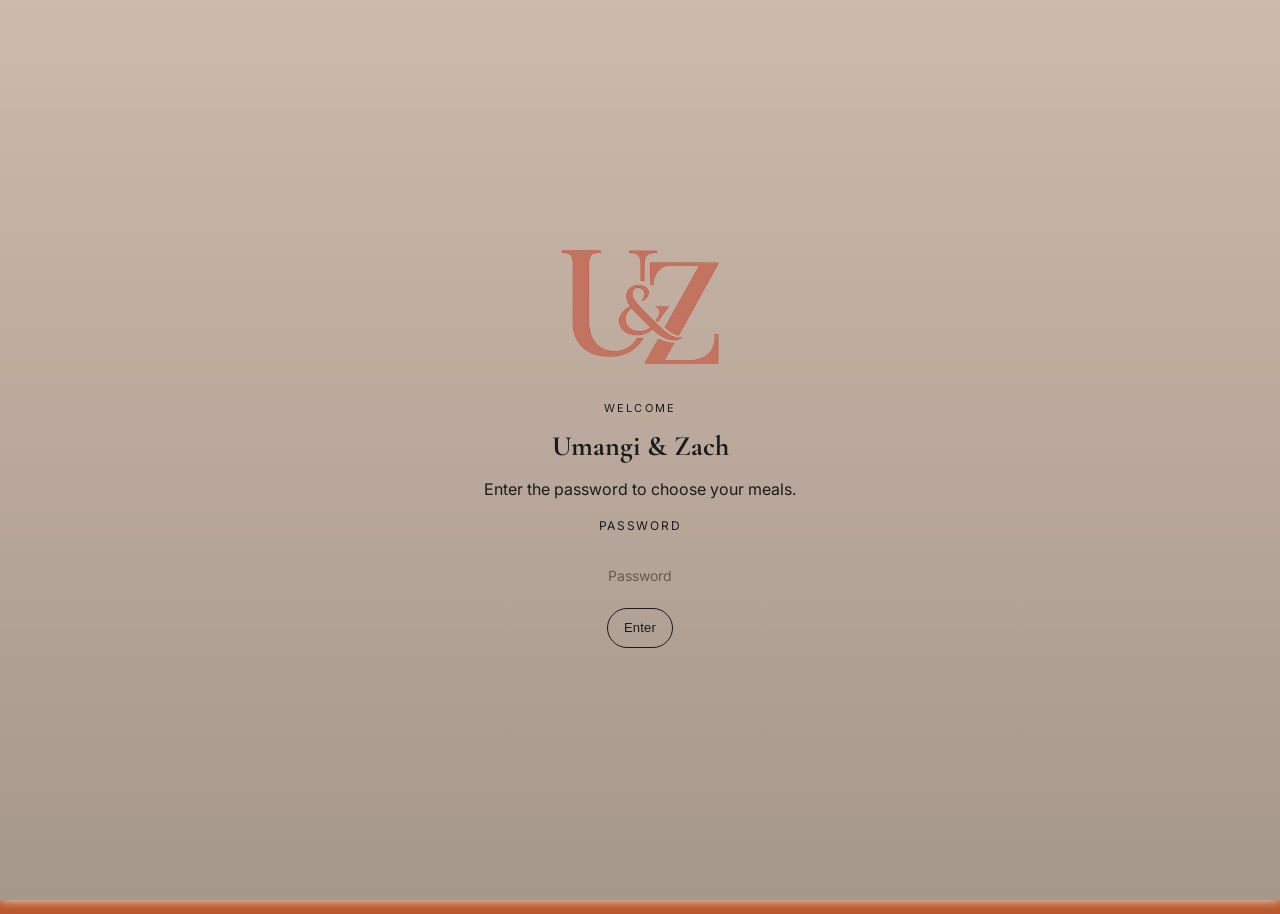
<file: meals.html>
<!doctype html>
<html lang="en">
<head>
  <meta charset="utf-8" />
  <meta name="viewport" content="width=device-width, initial-scale=1" />
  <meta name="theme-color" content="#0f1210" />
  <title>Meal choices — Umangi &amp; Zach</title>
  <meta name="description" content="Reception meal choices for Umangi & Zach — Oaxaca, Mexico." />
  <link rel="icon" href='data:image/svg+xml,<svg xmlns="http://www.w3.org/2000/svg" viewBox="0 0 100 100"><text y=".9em" font-size="90">💍</text></svg>' />

  <link rel="preconnect" href="https://fonts.googleapis.com">
  <link rel="preconnect" href="https://fonts.gstatic.com" crossorigin>
  <link href="https://fonts.googleapis.com/css2?family=Cormorant+Garamond:wght@400;500;600&family=Inter:wght@300;400;500;600&display=swap" rel="stylesheet">

  <link rel="stylesheet" href="assets/css/styles.css?v=20261102" />
</head>
<body>
  <div class="gate" id="gate" aria-hidden="false">
    <div class="gate__panel" role="dialog" aria-modal="true" aria-labelledby="gate-title">
      <div class="gate__logo" aria-hidden="true">
        <img src="assets/monogram.png" alt="" />
      </div>
      <p class="gate__eyebrow">Welcome</p>
      <h1 id="gate-title">Umangi &amp; Zach</h1>
      <p class="gate__lead">Enter the password to choose your meals.</p>
      <form id="gate-form" class="gate__form" autocomplete="off">
        <label class="gate__label" for="gate-pass">Password</label>
        <input id="gate-pass" type="password" placeholder="Password" required />
        <button class="btn btn--ghost gate__cta" type="submit">Enter</button>
        <p id="gate-error" class="gate__error" aria-live="polite"></p>
      </form>
    </div>
  </div>

  <div id="site" class="rsvp-page">
    <main class="rsvp-shell">
      <header class="rsvp-header">
        <div class="rsvp-logo" aria-hidden="true">
          <img src="assets/monogram.png" alt="" />
        </div>
        <p class="rsvp-kicker">Reception meal choices</p>
        <h1>Umangi &amp; Zach</h1>
        <p class="rsvp-meta">Dec 4–6, 2026 | Oaxaca, Mexico</p>
        <p class="rsvp-lead">Please choose a reception meal for each guest in your party and review your allergy notes.</p>
      </header>

      <section class="rsvp-card">
        <h2>Find your invitation</h2>
        <form id="meal-lookup" class="rsvp-lookup">
          <div class="field"><label for="meal-email">Invitation email</label><input id="meal-email" type="email" autocomplete="email" placeholder="you@example.com" required /></div>
          <button class="btn btn--ghost" type="submit">Find my party</button>
          <p id="meal-lookup-status" class="rsvp-status" aria-live="polite"></p>
        </form>
      </section>
      <section class="rsvp-card is-hidden" id="meal-card">
        <h2 id="meal-household">Your party</h2>
        <p>Choose one meal per guest. Please review the allergy and restriction notes we already have for you.</p>
        <form id="meal-form">
          <div id="meal-guests"></div>
          <button id="meal-submit" class="btn btn--primary" type="submit">Save meal choices</button>
          <p id="meal-status" class="rsvp-status" aria-live="polite"></p>
        </form>
        <p class="rsvp-subtle"><a id="meal-rsvp-link" href="rsvp.html">Update your RSVP or dietary preference</a> · <a href="index.html">Wedding website</a></p>
      </section>
    </main>
  </div>

  <script src="assets/js/main.js?v=20260219"></script>
  <script src="assets/js/meals.js?v=20261102-email"></script>
</body>
</html>
</file>
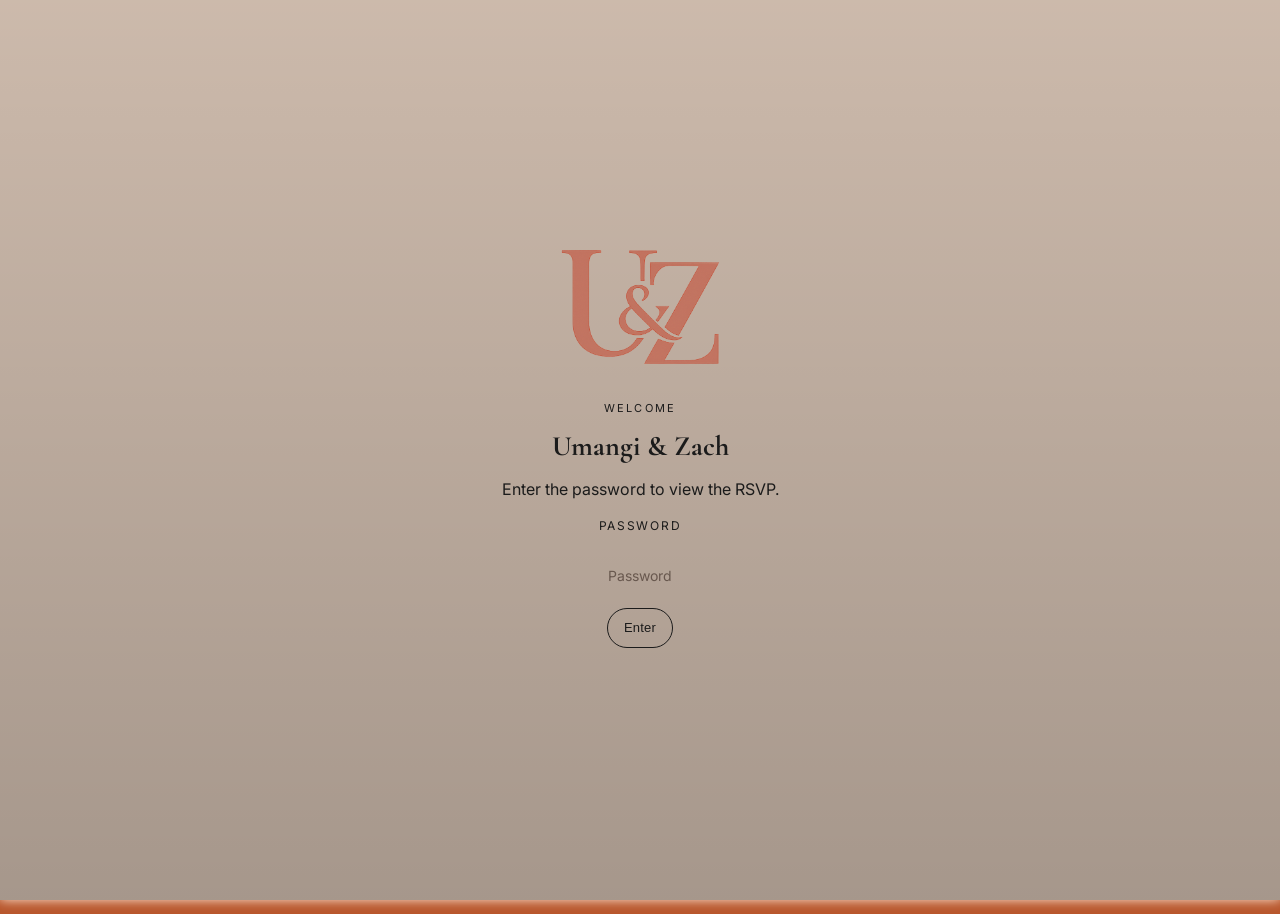
<file: rsvp.html>
<!doctype html>
<html lang="en">
<head>
  <meta charset="utf-8" />
  <meta name="viewport" content="width=device-width, initial-scale=1" />
  <meta name="theme-color" content="#0f1210" />
  <title>#ChalmedByPatel</title>
  <meta name="description" content="RSVP for Umangi & Zach — Oaxaca, Mexico." />
  <link rel="icon" href='data:image/svg+xml,<svg xmlns="http://www.w3.org/2000/svg" viewBox="0 0 100 100"><text y=".9em" font-size="90">💍</text></svg>' />

  <link rel="preconnect" href="https://fonts.googleapis.com">
  <link rel="preconnect" href="https://fonts.gstatic.com" crossorigin>
  <link href="https://fonts.googleapis.com/css2?family=Cormorant+Garamond:wght@400;500;600&family=Inter:wght@300;400;500;600&display=swap" rel="stylesheet">

  <link rel="stylesheet" href="assets/css/styles.css?v=20260219" />
</head>
<body>
  <div class="gate" id="gate" aria-hidden="false">
    <div class="gate__panel" role="dialog" aria-modal="true" aria-labelledby="gate-title">
      <div class="gate__logo" aria-hidden="true">
        <img src="assets/monogram.png" alt="" />
      </div>
      <p class="gate__eyebrow">Welcome</p>
      <h1 id="gate-title">Umangi &amp; Zach</h1>
      <p class="gate__lead">Enter the password to view the RSVP.</p>
      <form id="gate-form" class="gate__form" autocomplete="off">
        <label class="gate__label" for="gate-pass">Password</label>
        <input id="gate-pass" type="password" placeholder="Password" required />
        <button class="btn btn--ghost gate__cta" type="submit">Enter</button>
        <p id="gate-error" class="gate__error" aria-live="polite"></p>
      </form>
    </div>
  </div>

  <div id="site" class="rsvp-page">
    <main class="rsvp-shell">
      <header class="rsvp-header">
        <div class="rsvp-logo" aria-hidden="true">
          <img src="assets/monogram.png" alt="" />
        </div>
        <p class="rsvp-kicker">RSVP</p>
        <h1>Umangi &amp; Zach</h1>
        <p class="rsvp-meta">Dec 4–6, 2026 | Oaxaca, Mexico</p>
        <p class="rsvp-lead">Please submit your party’s RSVP by August 1st.</p>
      </header>

      <p class="rsvp-subtle"><a href="meals.html">Already RSVPed? Choose your reception meals</a></p>

      <section class="rsvp-card">
        <h2>Find your invitation</h2>
        <form id="rsvp-lookup" class="rsvp-lookup">
          <div class="field">
            <label for="lookup-email">Email</label>
            <input id="lookup-email" type="email" placeholder="you@example.com" required />
          </div>
          <button class="btn btn--ghost" type="submit">Search</button>
          <p id="lookup-status" class="rsvp-status" aria-live="polite"></p>
        </form>
      </section>

      <section class="rsvp-card is-hidden" id="rsvp-form-card">
        <h2 class="rsvp-title">Your party: <span class="rsvp-title__value" id="household-label"></span></h2>

        <form id="rsvp-form" class="rsvp-form-v2">
          <div id="guest-list" class="guest-list"></div>

          <div class="field field--full">
            <label for="rsvp-notes">Notes for the couple</label>
            <textarea id="rsvp-notes" name="notes" rows="4" placeholder="Anything you want us to know?"></textarea>
          </div>

          <div class="rsvp-actions">
            <button id="add-plus-one" class="btn btn--ghost" type="button">Add plus-one</button>
            <div class="rsvp-submit">
              <button class="btn btn--primary" type="submit">Submit RSVP</button>
              <p id="submit-status" class="rsvp-status" aria-live="polite"></p>
            </div>
          </div>
        </form>
      </section>

      <section class="rsvp-card is-hidden" id="rsvp-confirmation">
        <h2>RSVP received</h2>
        <p id="confirmation-text"></p>
        <p class="rsvp-subtle">You can update your RSVP anytime using the edit link in your confirmation email.</p>
      </section>
    </main>
  </div>

  <script src="assets/js/main.js?v=20260219"></script>
  <script src="assets/js/rsvp.js?v=20261102"></script>
</body>
</html>
</file>
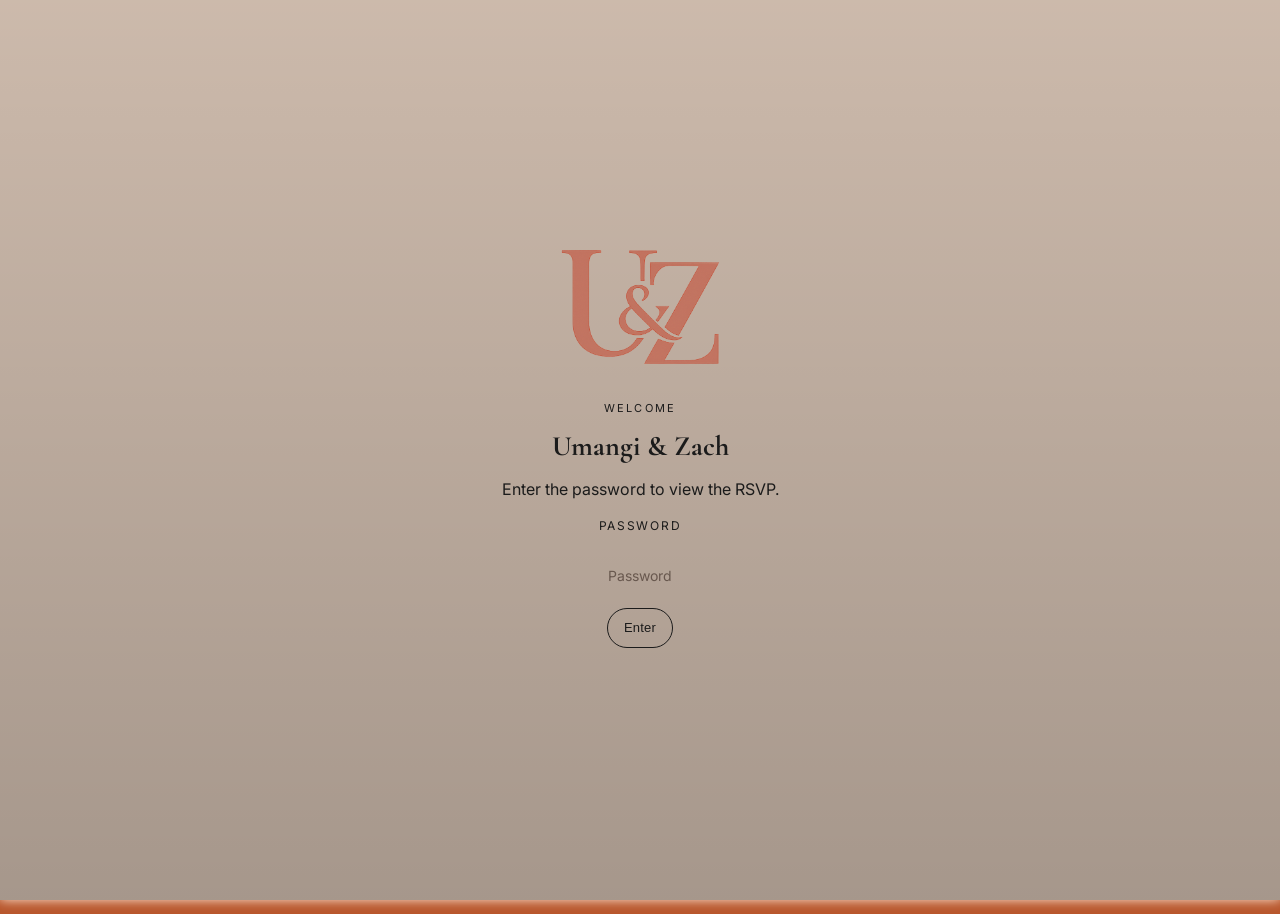
<file: 5t6y7u8k/rsvp.html>
<!doctype html>
<html lang="en">
<head>
  <meta charset="utf-8" />
  <meta name="viewport" content="width=device-width, initial-scale=1" />
  <meta name="theme-color" content="#0f1210" />
  <title>#ChalmedByPatel</title>
  <meta name="description" content="RSVP for Umangi & Zach — Oaxaca, Mexico." />
  <link rel="icon" href='data:image/svg+xml,<svg xmlns="http://www.w3.org/2000/svg" viewBox="0 0 100 100"><text y=".9em" font-size="90">💍</text></svg>' />

  <link rel="preconnect" href="https://fonts.googleapis.com">
  <link rel="preconnect" href="https://fonts.gstatic.com" crossorigin>
  <link href="https://fonts.googleapis.com/css2?family=Cormorant+Garamond:wght@400;500;600&family=Inter:wght@300;400;500;600&display=swap" rel="stylesheet">

  <link rel="stylesheet" href="assets/css/styles.css?v=20260219" />
</head>
<body>
  <div class="gate" id="gate" aria-hidden="false">
    <div class="gate__panel" role="dialog" aria-modal="true" aria-labelledby="gate-title">
      <div class="gate__logo" aria-hidden="true">
        <img src="assets/monogram.png" alt="" />
      </div>
      <p class="gate__eyebrow">Welcome</p>
      <h1 id="gate-title">Umangi &amp; Zach</h1>
      <p class="gate__lead">Enter the password to view the RSVP.</p>
      <form id="gate-form" class="gate__form" autocomplete="off">
        <label class="gate__label" for="gate-pass">Password</label>
        <input id="gate-pass" type="password" placeholder="Password" required />
        <button class="btn btn--ghost gate__cta" type="submit">Enter</button>
        <p id="gate-error" class="gate__error" aria-live="polite"></p>
      </form>
    </div>
  </div>

  <div id="site" class="rsvp-page">
    <main class="rsvp-shell">
      <header class="rsvp-header">
        <div class="rsvp-logo" aria-hidden="true">
          <img src="assets/monogram.png" alt="" />
        </div>
        <p class="rsvp-kicker">RSVP</p>
        <h1>Umangi &amp; Zach</h1>
        <p class="rsvp-meta">Dec 4–6, 2026 | Oaxaca, Mexico</p>
        <p class="rsvp-lead">Please submit your party’s RSVP by August 1st.</p>
      </header>

      <section class="rsvp-card">
        <h2>Find your invitation</h2>
        <form id="rsvp-lookup" class="rsvp-lookup">
          <div class="field">
            <label for="lookup-email">Email</label>
            <input id="lookup-email" type="email" placeholder="you@example.com" required />
          </div>
          <button class="btn btn--ghost" type="submit">Search</button>
          <p id="lookup-status" class="rsvp-status" aria-live="polite"></p>
        </form>
      </section>

      <section class="rsvp-card is-hidden" id="rsvp-form-card">
        <h2 class="rsvp-title">Your party: <span class="rsvp-title__value" id="household-label"></span></h2>

        <form id="rsvp-form" class="rsvp-form-v2">
          <div id="guest-list" class="guest-list"></div>

          <div class="field field--full">
            <label for="rsvp-notes">Notes for the couple</label>
            <textarea id="rsvp-notes" name="notes" rows="4" placeholder="Anything you want us to know?"></textarea>
          </div>

          <div class="rsvp-actions">
            <button id="add-plus-one" class="btn btn--ghost" type="button">Add plus-one</button>
            <button class="btn btn--primary" type="submit">Submit RSVP</button>
          </div>

          <p class="rsvp-note">Dietary needs are required for everyone attending.</p>
          <p id="submit-status" class="rsvp-status" aria-live="polite"></p>
        </form>
      </section>

      <section class="rsvp-card is-hidden" id="rsvp-confirmation">
        <h2>RSVP received</h2>
        <p id="confirmation-text"></p>
        <p class="rsvp-subtle">You can update your RSVP anytime using the edit link in your confirmation email.</p>
      </section>
    </main>
  </div>

  <script src="assets/js/main.js?v=20260219"></script>
  <script src="assets/js/rsvp.js?v=20260219"></script>
</body>
</html>
</file>
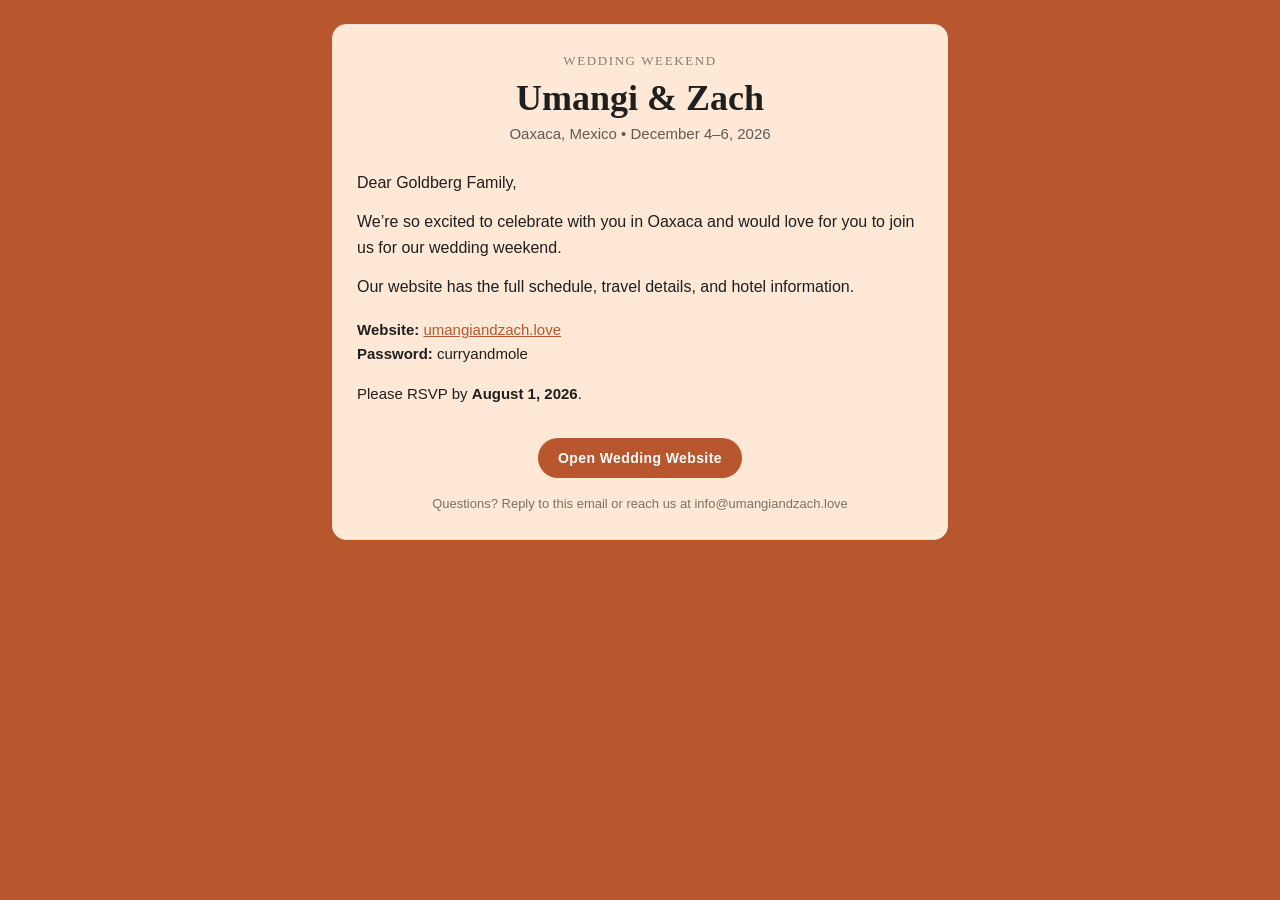
<file: email/invite-preview.html>
<!doctype html>
<html lang="en">
<head>
  <meta charset="utf-8" />
  <meta name="viewport" content="width=device-width, initial-scale=1" />
  <title>Wedding Invite Email Preview</title>
</head>
<body style="margin:0;padding:0;background:#b8572d;">
  <table role="presentation" width="100%" cellspacing="0" cellpadding="0" style="width:100%;margin:0;background:#b8572d;">
    <tr>
      <td align="center" style="padding:12px;">
        <table role="presentation" width="100%" cellspacing="0" cellpadding="0" style="width:100%;max-width:640px;background:#b8572d;">
          <tr>
            <td style="padding:12px;background:#b8572d;">
              <table role="presentation" width="100%" cellspacing="0" cellpadding="0" style="width:100%;background:#ffe8d6;border:1px solid #e8dfd4;border-radius:14px;font-family:Georgia,'Times New Roman',serif;color:#1f1f1f;">
                <tr>
                  <td style="padding:28px 24px 12px 24px;text-align:center;">
                    <div style="font-size:13px;letter-spacing:1.6px;text-transform:uppercase;color:#8a7b6a;">Wedding Weekend</div>
                    <h1 style="margin:10px 0 6px 0;font-size:36px;line-height:1.1;font-weight:600;">Umangi &amp; Zach</h1>
                    <p style="margin:0;font-family:Arial,sans-serif;font-size:15px;color:#5f5b56;">Oaxaca, Mexico • December 4–6, 2026</p>
                  </td>
                </tr>
                <tr>
                  <td style="padding:16px 24px 8px 24px;">
                    <p style="margin:0 0 14px 0;font-family:Arial,sans-serif;font-size:16px;line-height:1.6;">
                      Dear Goldberg Family,
                    </p>
                    <p style="margin:0 0 14px 0;font-family:Arial,sans-serif;font-size:16px;line-height:1.6;">
                      We’re so excited to celebrate with you in Oaxaca and would love for you to join us for our wedding weekend.
                    </p>
                    <p style="margin:0 0 18px 0;font-family:Arial,sans-serif;font-size:16px;line-height:1.6;">
                      Our website has the full schedule, travel details, and hotel information.
                    </p>
                    <p style="margin:0 0 8px 0;font-family:Arial,sans-serif;font-size:15px;line-height:1.6;">
                      <strong>Website:</strong> <a href="https://umangiandzach.love/" style="color:#b8572d;">umangiandzach.love</a><br/>
                      <strong>Password:</strong> curryandmole
                    </p>
                    <p style="margin:16px 0 0 0;font-family:Arial,sans-serif;font-size:15px;line-height:1.6;">
                      Please RSVP by <strong>August 1, 2026</strong>.
                    </p>
                  </td>
                </tr>
                <tr>
                  <td style="padding:24px 24px 28px 24px;text-align:center;">
                    <a href="https://umangiandzach.love/" style="display:inline-block;background:#b8572d;color:#ffffff;text-decoration:none;font-family:Arial,sans-serif;font-size:14px;font-weight:700;letter-spacing:.4px;padding:12px 20px;border-radius:999px;">Open Wedding Website</a>
                    <p style="margin:18px 0 0 0;font-family:Arial,sans-serif;font-size:13px;color:#7a7268;">
                      Questions? Reply to this email or reach us at info@umangiandzach.love
                    </p>
                  </td>
                </tr>
              </table>
            </td>
          </tr>
        </table>
      </td>
    </tr>
  </table>
</body>
</html>
</file>
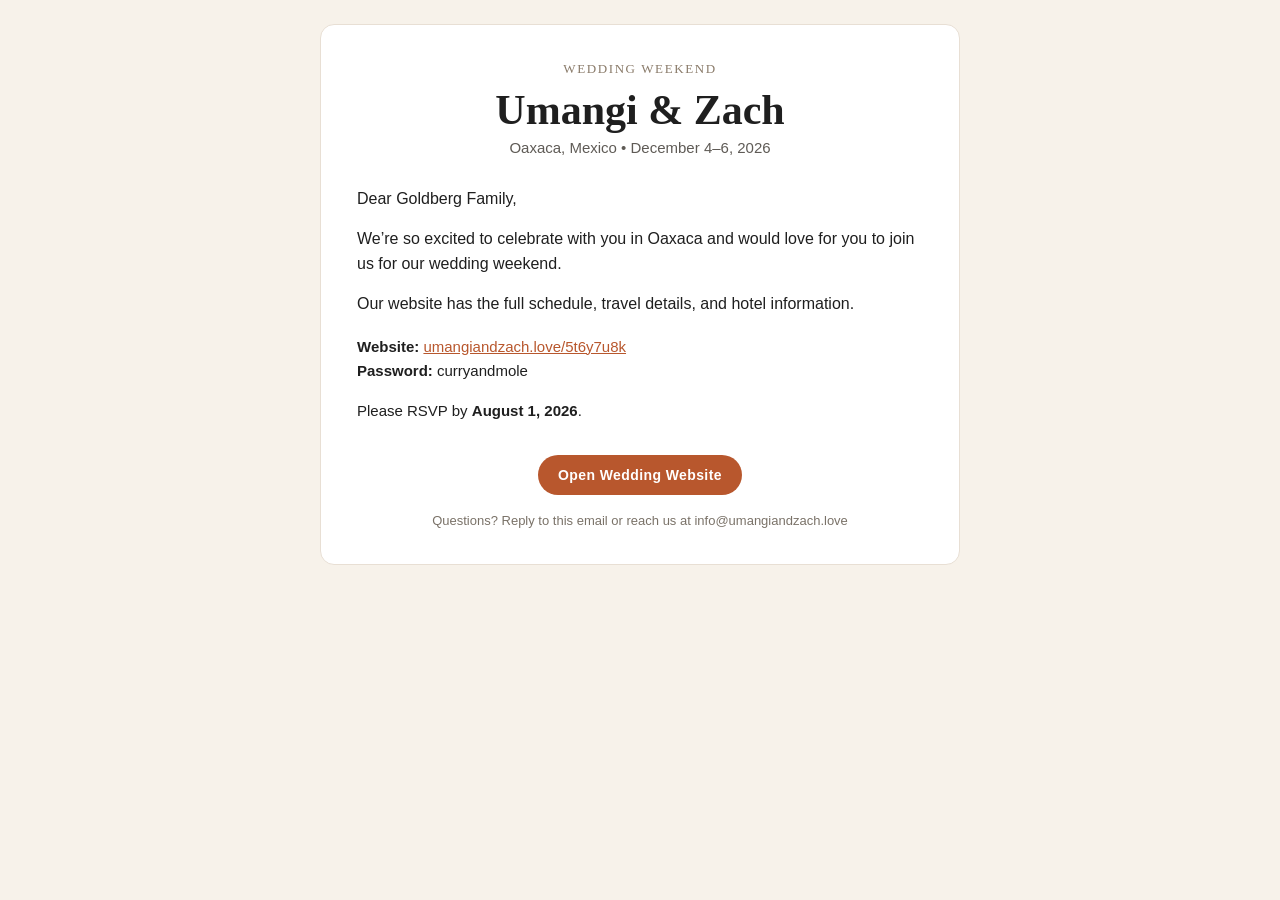
<file: 5t6y7u8k/email/invite-preview.html>
<!doctype html>
<html lang="en">
<head>
  <meta charset="utf-8" />
  <meta name="viewport" content="width=device-width, initial-scale=1" />
  <title>Wedding Invite Email Preview</title>
</head>
<body style="margin:0;padding:0;background:#f7f2ea;">
  <table role="presentation" width="100%" cellspacing="0" cellpadding="0" style="background:#f7f2ea;padding:24px 0;">
    <tr>
      <td align="center">
        <table role="presentation" width="640" cellspacing="0" cellpadding="0" style="max-width:640px;width:100%;background:#ffffff;border:1px solid #e8dfd4;border-radius:14px;overflow:hidden;font-family:Georgia,'Times New Roman',serif;color:#1f1f1f;">
          <tr>
            <td style="padding:36px 36px 12px 36px;text-align:center;">
              <div style="font-size:13px;letter-spacing:1.6px;text-transform:uppercase;color:#8a7b6a;">Wedding Weekend</div>
              <h1 style="margin:10px 0 6px 0;font-size:42px;line-height:1.1;font-weight:600;">Umangi &amp; Zach</h1>
              <p style="margin:0;font-family:Arial,sans-serif;font-size:15px;color:#5f5b56;">Oaxaca, Mexico • December 4–6, 2026</p>
            </td>
          </tr>
          <tr>
            <td style="padding:18px 36px 8px 36px;">
              <p style="margin:0 0 14px 0;font-family:Arial,sans-serif;font-size:16px;line-height:1.6;">
                Dear Goldberg Family,
              </p>
              <p style="margin:0 0 14px 0;font-family:Arial,sans-serif;font-size:16px;line-height:1.6;">
                We’re so excited to celebrate with you in Oaxaca and would love for you to join us for our wedding weekend.
              </p>
              <p style="margin:0 0 18px 0;font-family:Arial,sans-serif;font-size:16px;line-height:1.6;">
                Our website has the full schedule, travel details, and hotel information.
              </p>
              <p style="margin:0 0 8px 0;font-family:Arial,sans-serif;font-size:15px;line-height:1.6;">
                <strong>Website:</strong> <a href="https://umangiandzach.love/5t6y7u8k/" style="color:#b8572d;">umangiandzach.love/5t6y7u8k</a><br/>
                <strong>Password:</strong> curryandmole
              </p>
              <p style="margin:16px 0 0 0;font-family:Arial,sans-serif;font-size:15px;line-height:1.6;">
                Please RSVP by <strong>August 1, 2026</strong>.
              </p>
            </td>
          </tr>
          <tr>
            <td style="padding:24px 36px 36px 36px;text-align:center;">
              <a href="https://umangiandzach.love/5t6y7u8k/" style="display:inline-block;background:#b8572d;color:#ffffff;text-decoration:none;font-family:Arial,sans-serif;font-size:14px;font-weight:700;letter-spacing:.4px;padding:12px 20px;border-radius:999px;">Open Wedding Website</a>
              <p style="margin:18px 0 0 0;font-family:Arial,sans-serif;font-size:13px;color:#7a7268;">
                Questions? Reply to this email or reach us at info@umangiandzach.love
              </p>
            </td>
          </tr>
        </table>
      </td>
    </tr>
  </table>
</body>
</html>
</file>
<file: assets/css/styles.css>
:root{
  --bg: #FFE8D6;
  --bg2: #CB997E;
  --bg3: #d9743b;
  --bg4: #b8572d;
  --ink: #1B1B1B;
  --muted: rgba(27,27,27,.72);
  --hairline: rgba(27,27,27,.14);

  --night: #3a1a1a;
  --night2: #4b1f1f;
  --nightInk: rgba(255,255,255,.92);
  --nightMuted: rgba(255,255,255,.74);
  --nightLine: rgba(255,255,255,.12);

  --clay: #d4583a;
  --agave: #2e6f5c;

  --serif: "Cormorant Garamond", ui-serif, Georgia, serif;
  --sans: "Inter", ui-sans-serif, system-ui, -apple-system, Segoe UI, Roboto, Arial, sans-serif;

  --radius: 22px;
  --shadow: 0 18px 50px rgba(0,0,0,.10);
  --shadowNight: 0 18px 50px rgba(0,0,0,.40);

  --container: 1120px;
}

*{ box-sizing: border-box; }
html, body{ height: 100%; }
html{ scroll-behavior: smooth; }
body{
  margin: 0;
  font-family: var(--sans);
  color: var(--ink);
  background: var(--bg);
  line-height: 1.55;
  min-height: 100vh;
}

img{ max-width: 100%; display: block; }

.container{
  width: min(var(--container), calc(100% - 48px));
  margin: 0 auto;
}

/* Accessibility */
.sr-only{
  position:absolute; width:1px; height:1px; padding:0; margin:-1px; overflow:hidden; clip:rect(0,0,0,0); border:0;
}
.skip-link{
  position: absolute;
  left: 12px; top: 12px;
  background: #fff;
  padding: 10px 12px;
  border-radius: 10px;
  transform: translateY(-140%);
  transition: transform .2s ease;
  z-index: 9999;
}
.skip-link:focus{ transform: translateY(0); outline: 2px solid var(--clay); }

/* Password gate */
.gate{
  position: fixed;
  inset: 0;
  background: linear-gradient(180deg, rgba(0,0,0,.20), rgba(0,0,0,.35)), var(--bg);
  display: flex;
  align-items: center;
  justify-content: center;
  z-index: 100;
}
.gate__panel{
  width: min(520px, 92vw);
  padding: 28px 26px;
  border-radius: 22px;
  border: 1px solid var(--surface-border);
  background: var(--surface-bg);
  box-shadow: var(--surface-shadow);
  text-align: center;
}
.gate__logo{
  width: 168px;
  height: 168px;
  margin: 0 auto 10px;
  border-radius: 16px;
  display:grid;
  place-items:center;
}
.gate__logo img{
  width: 100%;
  height: 100%;
  object-fit: contain;
}
.gate__eyebrow{
  margin: 0 0 8px;
  font-size: 11px;
  letter-spacing: .2em;
  text-transform: uppercase;
  color: var(--surface-muted);
}
.gate__panel h1{
  margin: 0 0 8px;
  font-family: var(--serif);
  font-size: 28px;
  color: var(--surface-text);
}
.gate__lead{
  margin: 0 0 16px;
  color: var(--surface-muted);
}
.gate__form{
  display: grid;
  gap: 10px;
}
.gate__label{
  font-size: 12px;
  letter-spacing: .14em;
  text-transform: uppercase;
  color: var(--surface-muted);
  text-align: center;
}
.gate__form input{
  height: 44px;
  border-radius: 14px;
  border: 1px solid var(--field-border);
  background: var(--field-bg);
  padding: 0 12px;
  font-size: 14px;
  text-align: center;
}
.gate__cta{
  height: 40px;
  padding: 0 16px;
  justify-self: center;
}
.gate__error{
  margin: 4px 0 0;
  min-height: 16px;
  color: #9b1c1c;
  font-size: 12px;
}
.gate.is-hidden{
  display: none;
}
#site{
  filter: blur(0);
}
#site.is-locked{
  filter: blur(6px);
  pointer-events: none;
  user-select: none;
}

/* RSVP page */
.rsvp-page{
  min-height: 100vh;
  background: var(--bg);
  color: var(--ink);
}
.rsvp-shell{
  width: min(860px, calc(100% - 48px));
  margin: 0 auto;
  padding: 80px 0 120px;
  display: flex;
  flex-direction: column;
  gap: 22px;
}
.rsvp-header{
  text-align: center;
}
.rsvp-logo{
  width: 140px;
  height: 140px;
  margin: 0 auto 10px;
  display: grid;
  place-items: center;
}
.rsvp-logo img{
  width: 100%;
  height: 100%;
  object-fit: contain;
}
.rsvp-kicker{
  margin: 0 0 6px;
  font-size: 12px;
  letter-spacing: .24em;
  text-transform: uppercase;
  color: var(--muted);
}
.rsvp-header h1{
  margin: 0 0 8px;
  font-family: var(--serif);
  font-size: 36px;
}
.rsvp-meta{
  margin: 0 0 10px;
  font-size: 13px;
  color: var(--muted);
  letter-spacing: .04em;
}
.rsvp-lead{
  margin: 0;
  color: var(--muted);
}
.rsvp-card{
  background: var(--surface-bg);
  border: 1px solid var(--surface-border);
  border-radius: var(--radius);
  padding: 24px;
  box-shadow: var(--surface-shadow);
}
.rsvp-card h2{
  margin: 0 0 12px;
  font-family: var(--serif);
  font-size: 22px;
}
.rsvp-title__value{
  font-weight: 700;
}
.rsvp-subtle{
  margin: 4px 0 0;
  color: var(--field-hint);
  font-size: 12px;
}
.rsvp-lookup{
  display: grid;
  grid-template-columns: 1fr auto;
  gap: 12px;
  align-items: end;
}
.rsvp-lookup .field{
  margin-bottom: 0;
}
.rsvp-lookup .btn{
  height: 44px;
  padding: 0 18px;
  align-self: end;
}
.rsvp-form-v2{
  display: flex;
  flex-direction: column;
  gap: 16px;
}
.rsvp-lookup .field > label,
.rsvp-form-v2 .field > label{
  font-size: 14px;
  letter-spacing: .06em;
  color: rgba(42,26,18,.72);
}
.rsvp-page input,
.rsvp-page select,
.rsvp-page textarea{
  font-size: 16px;
  line-height: 1.35;
  color: rgba(42,26,18,.90);
}
.guest-list{
  display: flex;
  flex-direction: column;
  gap: 0;
}
.guest-row{
  display: grid;
  grid-template-columns: repeat(4, minmax(0, 1fr));
  column-gap: 12px;
  row-gap: 8px;
  padding: 10px 0 14px;
}
.guest-row .field:nth-child(5),
.guest-row .field:nth-child(6){
  grid-column: span 2;
}
.guest-row + .guest-row{
  border-top: 1px solid rgba(42,26,18,.14);
}
.field--full{
  grid-column: 1 / -1;
}
.rsvp-form-v2 > .field--full{
  padding-top: 14px;
  border-top: 1px solid rgba(42,26,18,.14);
}
.guest-row .field{
  margin-bottom: 6px;
}
.guest-row .field--events{
  margin-top: 0;
  margin-bottom: 2px;
}
.field-hint{
  margin: 6px 0 0;
  font-size: 11px;
  color: var(--field-hint);
}
.field.is-disabled label{
  color: rgba(52, 57, 54, 0.55);
}
.field.is-disabled select,
.field.is-disabled input,
.field.is-disabled textarea{
  background: rgba(220, 224, 221, 0.55);
  border-color: rgba(146, 154, 149, 0.5);
  color: rgba(52, 57, 54, 0.55);
  cursor: not-allowed;
}
.choices{
  display: flex;
  flex-wrap: wrap;
  gap: 8px 14px;
}
.choice{
  display: inline-flex;
  align-items: center;
  gap: 6px;
  font-size: 13px;
  line-height: 1.35;
  color: var(--surface-text);
}
.field--events .label--sentence{
  font-size: 12px;
  font-weight: 400;
  line-height: 1.35;
  text-transform: uppercase;
  letter-spacing: .06em;
  margin-bottom: 10px;
}
.field--events .choice{
  font-size: 14px;
  line-height: 1.35;
  font-weight: 400;
  text-transform: none;
  letter-spacing: 0;
}
.dietary-other{
  margin-top: 8px;
  min-height: 42px;
  resize: none;
  overflow: hidden;
  white-space: pre-wrap;
  word-break: break-word;
}
.choice input{
  width: 16px;
  height: 16px;
  padding: 0;
  margin: 0;
  border-radius: 4px;
  accent-color: var(--clay);
}
.field--events.is-hidden{
  display: none;
}
.btn--mini{
  padding: 6px 12px;
  font-size: 11px;
  border-radius: 999px;
}
.guest-row__remove{
  grid-column: 1 / -1;
  justify-self: start;
}
.rsvp-actions{
  display: flex;
  align-items: center;
  justify-content: space-between;
  gap: 12px;
  flex-wrap: wrap;
}
.rsvp-submit{
  display: flex;
  align-items: center;
  justify-content: flex-end;
  gap: 12px;
  flex-wrap: wrap;
}
.rsvp-status{
  margin: 0;
  font-size: 12px;
  line-height: 1.4;
  max-width: 32ch;
}
.rsvp-status[data-type="error"]{ color: #9b1c1c; }
.rsvp-status[data-type="info"]{ color: var(--field-hint); }
.is-hidden{ display: none !important; }

@media (max-width: 850px){
  .rsvp-shell{ padding: 60px 0 90px; }
  .rsvp-header h1{ font-size: 30px; }
  .rsvp-lookup{ grid-template-columns: 1fr; }
  .guest-row{ grid-template-columns: 1fr; }
  .field--events .label--sentence{
    display: block;
    max-width: 26ch;
    font-size: 11px;
    line-height: 1.4;
    letter-spacing: .05em;
  }
  .field--events .choices{
    display: grid;
    grid-template-columns: 1fr;
    gap: 10px;
  }
  .field--events .choice{
    display: grid;
    grid-template-columns: 18px minmax(0, 1fr);
    align-items: start;
    gap: 8px;
    font-size: 13px;
    line-height: 1.3;
  }
  .field--events .choice input{
    margin-top: 2px;
  }
  .rsvp-actions{ flex-direction: column; align-items: stretch; }
  .rsvp-submit{
    width: 100%;
    justify-content: space-between;
  }
  .rsvp-status{
    max-width: none;
  }
}

@media (max-width: 640px){
  .rsvp-shell{
    width: min(860px, calc(100% - 28px));
  }
  .rsvp-card{
    padding: 20px 16px;
  }
  .guest-row{
    grid-template-columns: repeat(2, minmax(0, 1fr));
    column-gap: 10px;
    row-gap: 10px;
  }
  .guest-row .field:nth-child(n + 3),
  .guest-row .field--full,
  .guest-row__remove{
    grid-column: 1 / -1;
  }
  .guest-row .field > label{
    font-size: 12px;
    letter-spacing: .05em;
    text-wrap: balance;
  }
}

/* Page anchor */
.page-top{
  position: absolute;
  top: 0;
  left: 0;
  width: 1px;
  height: 1px;
}

/* Index panel */
.toc{
  position: fixed;
  top: 16px;
  left: 50%;
  transform: translateX(-50%);
  z-index: 60;
  display: inline-flex;
  align-items: center;
  gap: 6px;
  padding: 7px 8px;
  border-radius: 999px;
  min-width: 0;
  max-width: calc(100vw - 24px);
  background: rgba(15,18,16,.76);
  border: 1px solid rgba(255,255,255,.16);
  box-shadow: var(--shadowNight);
  backdrop-filter: blur(10px);
}
.toc__toggle{
  display: none;
}
.toc__toggle-icon{
  display: block;
}
.toc__toggle-label{
  font-weight: 600;
}
.toc__panel{
  display: flex;
  align-items: center;
  gap: 4px;
  min-width: 0;
}
.toc__panel a{
  color: rgba(255,255,255,.78);
  text-decoration:none;
  font-size: 11px;
  font-weight: 600;
  letter-spacing: .12em;
  text-transform: uppercase;
  padding: 8px 10px;
  border-radius: 999px;
  border: 1px solid transparent;
  white-space: nowrap;
}
.toc__panel a:hover{
  background: rgba(255,255,255,.08);
  color: rgba(255,255,255,.92);
  border-color: rgba(255,255,255,.20);
}
.toc__cta{
  margin-top: 0;
  background: rgba(255,255,255,.10);
  border: 1px solid rgba(255,255,255,.24) !important;
  text-align:center;
}

main#main{
  display: flex;
  flex-direction: column;
}
.hero{ order: 1; }
#events{ order: 2; }
#rsvp{ order: 3; }
#story{ order: 4; }
#travel{ order: 5; }
#stay{ order: 6; }
#activities{ order: 7; }
#practical{ order: 8; }
.footer{ order: 9; }

/* Hero */
.hero{
  position: relative;
  min-height: 100vh;
  display:flex;
  align-items:stretch;
  overflow:hidden;
}
.hero__media{
  position:absolute; inset:0;
  overflow: hidden;
  background-image:
    linear-gradient(rgba(0,0,0,.10), rgba(0,0,0,.34)),
    url("../hero.jpg");
  background-size: cover;
  background-position: 50% 50%;
  transform: scale(1.04);
  filter: saturate(0.92) contrast(1.02);
  animation: kenburns 18s ease-in-out infinite alternate;
}
.hero__media--video{
  background-image:
    linear-gradient(rgba(0,0,0,.16), rgba(0,0,0,.40)),
    url("../hero.jpg");
  transform: scale(1.02);
  filter: none;
  animation: none;
}
.hero__video{
  width: 100%;
  height: 100%;
  display: block;
  object-fit: cover;
  object-position: 50% 50%;
  transform: scale(1.08);
  filter: saturate(0.92) contrast(1.06) brightness(0.92);
}
.hero__overlay{
  position:absolute; inset:0;
  background: radial-gradient(1200px 700px at 50% 30%, rgba(15,18,16,.00), rgba(15,18,16,.55));
}
.hero--video .hero__overlay{
  background:
    linear-gradient(180deg, rgba(15,18,16,.44), rgba(15,18,16,.56)),
    radial-gradient(1200px 700px at 50% 30%, rgba(15,18,16,.02), rgba(15,18,16,.58));
}
.hero__content{
  position: relative;
  z-index: 2;
  display:flex;
  flex-direction:column;
  justify-content:center;
  align-items:flex-start;
  padding: clamp(56px, 8vw, 120px) 0;
  color: rgba(255,255,255,.92);
}

.kicker{
  letter-spacing: .18em;
  text-transform: uppercase;
  font-size: 14px;
  margin: 0 0 10px;
  color: rgba(255,255,255,.78);
}

.hero__title{
  font-family: var(--serif);
  font-weight: 600;
  font-size: clamp(44px, 7vw, 78px);
  line-height: 1.02;
  margin: 0;
  letter-spacing: .2px;
}
.hero__subtitle{
  margin: 14px 0 22px;
  font-size: clamp(16px, 2.2vw, 20px);
  color: rgba(255,255,255,.78);
}

/* Intro nudge to prompt scroll */
.intro-bump .hero__media{
  animation: kenburns 18s ease-in-out infinite alternate, heroBumpBg 900ms ease 400ms both;
}
.intro-bump .hero__media--video{
  animation: heroBumpBg 900ms ease 400ms both;
}

/* Countdown */
.countdown{
  display:flex;
  flex-direction:column;
  gap: 12px;
  margin: 10px 0 30px;
}
.countdown__grid{
  display:grid;
  grid-template-columns: repeat(4, minmax(70px, 1fr));
  gap: 10px;
}
.countdown__cell{
  padding: 12px 12px;
  border-radius: 16px;
  border: 1px solid rgba(255,255,255,.18);
  background: rgba(15,18,16,.40);
  text-align:center;
}
.countdown__value{
  display:block;
  font-family: var(--serif);
  font-size: 24px;
}
.countdown__unit{
  font-size: 11px;
  letter-spacing: .12em;
  text-transform: uppercase;
  color: rgba(255,255,255,.70);
}
.hero__rsvp-note{
  margin: 2px 0 0;
  font-size: 14px;
  color: rgba(255,255,255,.75);
}
.hero__rsvp-note a{
  color: rgba(255,255,255,.95);
  text-decoration: underline;
  text-underline-offset: 2px;
  font-weight: 500;
}
.hero__rsvp-note a:hover,
.hero__rsvp-note a:focus-visible{
  color: #fff;
}

.scroll-cue{
  position:absolute;
  left: 50%;
  bottom: 22px;
  width: auto; height: auto;
  border: 0;
  display:grid;
  place-items:center;
  text-decoration:none;
  color: rgba(255,255,255,.9);
  transition: opacity .25s ease, transform .25s ease;
  transform: translateX(-50%);
}
.scroll-cue.is-hidden{
  opacity: 0;
  transform: translate(-50%, 6px);
  pointer-events: none;
}
.scroll-cue__icon{
  width: 24px;
  height: 24px;
  color: rgba(255,255,255,.9);
  animation: bob 1.8s ease-in-out infinite;
}

/* Sections */
.section{
  padding: clamp(64px, 7vw, 110px) 0;
}
.section__header{
  max-width: 760px;
  margin-bottom: 34px;
}
.section__title{
  font-family: var(--serif);
  font-weight: 600;
  font-size: clamp(28px, 3.6vw, 44px);
  margin: 0 0 10px;
  letter-spacing: .2px;
}
.section__lead{
  margin: 0;
  color: var(--muted);
  font-size: 15px;
}

.section--light{
  background: var(--bg);
  color: var(--ink);
  --surface-bg: rgba(255,255,255,.72);
  --surface-border: rgba(18,18,18,.12);
  --surface-shadow: var(--shadow);
  --surface-text: var(--ink);
  --surface-muted: var(--muted);
  --surface-soft-bg: rgba(27,31,29,.04);
  --surface-soft-border: rgba(27,31,29,.18);
  --surface-pin: var(--ink);
  --field-bg: rgba(255,255,255,.75);
  --field-border: rgba(18,18,18,.14);
  --field-label: rgba(18,18,18,.72);
  --field-hint: rgba(18,18,18,.62);
}

.section--transition{
  background: var(--bg4);
  color: var(--nightInk);
  --surface-bg: rgba(255,255,255,.08);
  --surface-border: rgba(255,255,255,.16);
  --surface-shadow: var(--shadowNight);
  --surface-text: var(--nightInk);
  --surface-muted: var(--nightMuted);
  --surface-soft-bg: rgba(255,255,255,.10);
  --surface-soft-border: rgba(255,255,255,.22);
  --surface-pin: rgba(255,255,255,.9);
  --field-bg: rgba(255,255,255,.10);
  --field-border: rgba(255,255,255,.22);
  --field-label: rgba(255,255,255,.78);
  --field-hint: rgba(255,255,255,.70);
}

.section--dark{
  background: var(--bg4);
  color: var(--nightInk);
  --surface-bg: rgba(255,255,255,.08);
  --surface-border: rgba(255,255,255,.16);
  --surface-shadow: var(--shadowNight);
  --surface-text: var(--nightInk);
  --surface-muted: var(--nightMuted);
  --surface-soft-bg: rgba(255,255,255,.10);
  --surface-soft-border: rgba(255,255,255,.22);
  --surface-pin: rgba(255,255,255,.9);
  --field-bg: rgba(255,255,255,.10);
  --field-border: rgba(255,255,255,.22);
  --field-label: rgba(255,255,255,.78);
  --field-hint: rgba(255,255,255,.70);
}
.section--dark .section__lead{ color: var(--nightMuted); }
.section--transition .section__lead{ color: var(--nightMuted); }

/* Layout primitives */
.two-col{
  display:grid;
  grid-template-columns: 1fr 1fr;
  gap: 18px;
}
.story-layout{
  display: grid;
  grid-template-columns: repeat(20, minmax(0, 1fr));
  gap: 18px;
  align-items: start;
}
.story-layout__intro{
  grid-column: 1 / 13;
  grid-row: 1;
}
.story-layout__why{
  grid-column: 9 / 21;
  grid-row: 2;
}
.story-layout__expect{
  grid-column: 1 / 10;
  grid-row: 3;
}
.story-layout__photo1{
  grid-column: 13 / 21;
  grid-row: 1;
  align-self: stretch;
  min-height: 100%;
}
.story-layout__photo2{
  grid-column: 1 / 9;
  grid-row: 2;
  align-self: stretch;
  min-height: 100%;
}
.story-layout__photo3{
  grid-column: 10 / 15;
  grid-row: 3;
  min-height: 170px;
}
.story-layout__photo4{
  grid-column: 15 / 21;
  grid-row: 3;
  min-height: 170px;
}
.story-layout__expect,
.story-layout__photo3,
.story-layout__photo4{
  align-self: stretch;
}
.story-photo-card{
  margin: 0;
  border-radius: var(--radius);
  border: 1px solid var(--surface-border);
  background: rgba(255,255,255,.18);
  box-shadow: var(--surface-shadow);
  padding: 0;
  overflow: hidden;
}
.story-photo-card__btn{
  width: 100%;
  height: 100%;
  border: 0;
  padding: 0;
  margin: 0;
  background: transparent;
  display: block;
  cursor: zoom-in;
}
.story-photo-card img{
  display: block;
  width: 100%;
  height: 100%;
  min-height: inherit;
  object-fit: cover;
  transition: transform .25s ease;
}
.story-photo-card__btn:hover img{
  transform: scale(1.03);
}
.story-layout .card{
  padding: 24px 24px 22px;
}
.story-prose{
  font-size: 16px;
  line-height: 1.68;
}
.grid-3{
  display:grid;
  grid-template-columns: repeat(3, 1fr);
  gap: 18px;
}
.grid-3--spaced{ margin-top: 18px; }
.grid-4{
  display:grid;
  grid-template-columns: repeat(3, 1fr);
  gap: 18px;
}

.card{
  background: var(--surface-bg);
  border: 1px solid var(--surface-border);
  border-radius: var(--radius);
  padding: 22px 22px;
  box-shadow: var(--surface-shadow);
  color: var(--surface-text);
}
.card h3{
  font-family: var(--serif);
  font-size: 22px;
  margin: 0 0 8px;
  color: var(--surface-text);
}
.card p{ margin: 0 0 10px; color: var(--surface-text); }
.card p:last-child{ margin-bottom: 0; }
.card--link{
  display: block;
  color: inherit;
  text-decoration: none;
}
.card--link:hover,
.card--link:focus-visible{
  text-decoration: none;
}
.muted{ color: var(--surface-muted); }

.inline-link{
  color: inherit;
  text-decoration: underline;
}
.inline-button{
  background: none;
  border: 0;
  padding: 0;
  color: inherit;
  text-decoration: underline;
  font: inherit;
  cursor: pointer;
}

.modal-list{
  margin: 8px 0 0 18px;
  padding: 0;
  color: rgba(27,31,29,.80);
  font-size: 14px;
}
.modal-list li{ margin: 0 0 6px; }
.modal-table-wrap{
  margin-top: 10px;
  overflow-x: auto;
}
.modal-table{
  width: 100%;
  border-collapse: collapse;
  font-size: 14px;
  line-height: 1.4;
}
.modal-table th,
.modal-table td{
  padding: 10px 12px;
  border-bottom: 1px solid rgba(42,26,18,.12);
  text-align: left;
  vertical-align: top;
}
.modal-table th{
  font-size: 12px;
  letter-spacing: .08em;
  text-transform: uppercase;
  color: var(--surface-muted);
}
.modal-table tbody tr:last-child td{
  border-bottom: none;
}

.card-image{
  width: 100%;
  height: 210px;
  object-fit: cover;
  object-position: top center;
  border-radius: 12px;
  border: 2px solid rgba(255,255,255,.55);
  box-shadow: 0 6px 18px rgba(0,0,0,.16), inset 0 0 0 1px rgba(255,255,255,.24);
}

.card--dark{
  background: var(--surface-bg);
  border: 1px solid var(--surface-border);
  box-shadow: var(--surface-shadow);
  color: var(--surface-text);
}
.card--dark .muted{ color: var(--surface-muted); }
.card--dark p{ color: var(--surface-text); }
.card--dark h3{ color: var(--surface-text); }

/* Image row */
.image-row{
  margin-top: 22px;
  display:grid;
  grid-template-columns: 1fr 1fr;
  gap: 18px;
  align-items: stretch;
}
.image-row--dark{
  --travel-tile: 350px;
}

.flight-tool{
  border-radius: var(--radius);
  border: 1px solid var(--surface-border);
  background: var(--surface-bg);
  box-shadow: var(--surface-shadow);
  padding: 22px;
  display:flex;
  flex-direction:column;
  gap: 16px;
  height: var(--travel-tile, 350px);
}
.flight-tool__form{
  display:grid;
  grid-template-columns: 1fr 1fr;
  gap: 16px;
}


.flight-tool__form .field{
  margin: 0;
}
.flight-tool__form button{
  grid-column: 1 / -1;
  justify-self: center;
  align-self: end;
  margin-top: 16px;
  padding: 8px 14px;
  font-size: 13px;
  line-height: 1;
}
.flight-tool__cta{
  border: 1px solid var(--surface-border);
  background: transparent;
  color: var(--surface-text);
  height: 42px;
  padding: 0 18px;
  font-size: 13px;
  letter-spacing: 0;
  text-transform: none;
  line-height: 1;
}
.flight-tool__cta:hover{
  background: var(--surface-soft-bg);
}
.flight-tool__header h3{
  margin: 0 0 4px;
  font-family: var(--serif);
  font-size: 22px;
  color: var(--surface-text);
}
.flight-tool__header p{
  margin: 0;
  color: var(--surface-muted);
  font-size: 13px;
}
.image-card{
  border-radius: var(--radius);
  overflow:hidden;
  border: 2px solid rgba(255,255,255,.55);
  background: var(--surface-bg);
  box-shadow: 0 8px 20px rgba(0,0,0,.18), inset 0 0 0 1px rgba(255,255,255,.22);
  height: var(--travel-tile, 340px);
  position: relative;
  display: flex;
  flex-direction: column;
  margin: 0;
}
.image-card__btn{
  width: 100%;
  border: 0;
  padding: 0;
  background: transparent;
  cursor: zoom-in;
}
.image-card img{
  width: 100%;
  height: 100%;
  object-fit: cover;
  border: 2px solid rgba(255,255,255,.55);
  box-shadow: 0 6px 18px rgba(0,0,0,.16), inset 0 0 0 1px rgba(255,255,255,.24);
  transform: scale(1.02);
  transition: transform 900ms ease;
}
.image-card:hover img{ transform: scale(1.06); }
.image-card figcaption{
  position: absolute;
  left: 0;
  right: 0;
  bottom: 0;
  padding: 8px 12px;
  font-size: 12px;
  color: var(--surface-muted);
  background: transparent;
}

.image-row--dark .image-card{
  border: 2px solid rgba(255,255,255,.55);
  background: var(--surface-bg);
  box-shadow: 0 8px 20px rgba(0,0,0,.18), inset 0 0 0 1px rgba(255,255,255,.22);
}
.image-row--dark figcaption{ color: var(--surface-muted); }

/* Image modal */
.image-modal{
  position: fixed;
  inset: 0;
  background: rgba(15,18,16,.65);
  display: none;
  align-items: center;
  justify-content: center;
  padding: 24px;
  z-index: 95;
}
.image-modal.is-open{ display: flex; }
.image-modal__panel{
  width: fit-content;
  max-width: 92vw;
  max-height: calc(100vh - 48px);
  border-radius: 12px;
  background: transparent;
  border: 0;
  box-shadow: none;
  padding: 0;
  position: relative;
}
.image-modal__panel img{
  width: auto;
  height: auto;
  max-width: 100%;
  max-height: calc(100vh - 110px);
  display: block;
  border-radius: 12px;
  box-shadow: 0 20px 48px rgba(0,0,0,.36);
}
.image-modal__close{
  position: absolute;
  top: 10px;
  right: 10px;
  border: 1px solid rgba(255,255,255,.32);
  background: rgba(0,0,0,.42);
  color: rgba(255,255,255,.9);
  border-radius: 999px;
  padding: 6px 10px;
  font-size: 11px;
  cursor: pointer;
}
.image-modal__close:hover{ background: rgba(0,0,0,.55); }
.image-modal__close:focus-visible,
.event-modal__close:focus-visible,
.event-card__details-trigger:focus-visible,
.stay-card__details-trigger:focus-visible,
.modal-trigger:focus-visible,
.story-photo-card__btn:focus-visible,
.image-card__btn:focus-visible{
  outline: 3px solid var(--clay);
  outline-offset: 3px;
}

/* Event cards */
.event-card{
  border-radius: var(--radius);
  overflow:hidden;
  border: 1px solid var(--surface-border);
  background: var(--surface-bg);
  box-shadow: var(--surface-shadow);
  color: var(--surface-text);
  display:flex;
  flex-direction:column;
  min-height: auto;
}
.event-card__top{
  padding: 16px 16px 6px;
}
.event-card__title-row{
  display:flex;
  align-items:center;
  justify-content:space-between;
  gap: 10px;
}
.event-card__day{
  text-transform: uppercase;
  letter-spacing: .18em;
  font-size: 11px;
  margin: 0 0 8px;
  color: var(--surface-muted);
}
.event-card__title{
  font-family: var(--serif);
  font-size: 22px;
  margin: 0 0 6px;
  color: var(--surface-text);
}
.event-card__meta{
  margin: 0;
  color: var(--surface-muted);
  font-size: 12px;
  display:flex;
  align-items:center;
  gap: 6px;
}
.event-card__meta a{
  color: inherit;
  text-decoration: underline;
}
.event-card__dress{
  margin: 6px 0 0;
  font-size: 12px;
  color: var(--surface-muted);
  display:flex;
  align-items:center;
  gap: 6px;
}
.event-card__dress span{
  color: var(--surface-text);
  font-weight: 500;
}
.event-card__pin{
  width: 12px;
  height: 16px;
  position: relative;
  flex: 0 0 auto;
  display:inline-block;
}
.event-card__pin::before{
  content:"";
  position:absolute;
  left: 0;
  top: 0;
  width: 12px;
  height: 12px;
  border-radius: 999px;
  background: var(--surface-pin);
}
.event-card__pin::after{
  content:"";
  position:absolute;
  left: 50%;
  top: 9px;
  width: 0;
  height: 0;
  border-left: 6px solid transparent;
  border-right: 6px solid transparent;
  border-top: 8px solid var(--surface-pin);
  transform: translateX(-50%);
}
.event-card__body{
  padding: 0 16px 14px;
  margin-top: 10px;
  display:flex;
  flex-direction:column;
  gap: 12px;
}
.event-card__desc{ margin: 0; color: var(--surface-muted); font-size: 13px; }
.event-card__details-trigger{
  padding: 8px 10px;
  border-radius: 10px;
  border: 1px solid var(--surface-soft-border);
  background: var(--surface-soft-bg);
  color: var(--surface-text);
  font-size: 12px;
  cursor: pointer;
  align-self: flex-start;
}
.event-card__details-trigger:hover{ background: var(--surface-soft-bg); }
.event-card__cta{
  margin-top: 0;
  align-self: flex-start;
  display:inline-flex;
  align-items:center;
  gap: 6px;
  padding: 5px 8px;
  border-radius: 999px;
  border: 1px solid var(--surface-soft-border);
  background: var(--surface-soft-bg);
  color: var(--surface-text);
  font-size: 10px;
  text-decoration:none;
  letter-spacing: .2px;
}
.event-card__cta--inline{
  flex: 0 0 auto;
}

/* Event modal */
.event-modal{
  position: fixed;
  inset: 0;
  background: rgba(15,18,16,.55);
  display: none;
  align-items: flex-start;
  justify-content: center;
  padding: 24px;
  overflow-y: auto;
  z-index: 90;
}
.event-modal.is-open{ display: flex; }
.event-modal__panel{
  width: min(520px, 100%);
  max-height: min(calc(100vh - 48px), 860px);
  border-radius: 18px;
  background: #fff;
  color: var(--ink);
  border: 1px solid rgba(27,31,29,.12);
  box-shadow: 0 24px 70px rgba(0,0,0,.20);
  padding: 18px 18px 20px;
  position: relative;
  overflow-y: auto;
  margin: auto 0;
  scrollbar-width: thin;
  scrollbar-color: rgba(122, 78, 46, 0.45) rgba(122, 78, 46, 0.08);
}
.event-modal__panel::-webkit-scrollbar{
  width: 10px;
}
.event-modal__panel::-webkit-scrollbar-track{
  background: transparent;
  margin: 12px 6px 12px 0;
}
.event-modal__panel::-webkit-scrollbar-thumb{
  background: linear-gradient(180deg, rgba(122, 78, 46, 0.52), rgba(95, 58, 32, 0.42));
  border-radius: 999px;
  border: 2px solid #fff;
}
.event-modal__panel::-webkit-scrollbar-thumb:hover{
  background: linear-gradient(180deg, rgba(122, 78, 46, 0.68), rgba(95, 58, 32, 0.56));
}
.event-modal__title{
  font-family: var(--serif);
  font-size: 26px;
  margin: 0 0 12px;
}
.event-modal__section h4{
  margin: 0 0 6px;
  font-size: 12px;
  letter-spacing: .12em;
  text-transform: uppercase;
  color: rgba(27,31,29,.70);
}
.event-modal__section + .event-modal__section h4{
  margin-top: 16px;
}
.event-modal__section p{
  margin: 0 0 12px;
  font-size: 14px;
  color: rgba(27,31,29,.80);
}
.event-modal__section--booking{
  margin: 18px 0;
  padding: 18px 22px;
  border: 1px solid rgba(171,127,74,.28);
  border-left: 4px solid rgba(171,127,74,.82);
  border-radius: 14px;
  background: linear-gradient(180deg, rgba(246,239,229,.88) 0%, rgba(255,252,247,.96) 100%);
  box-shadow: 0 10px 24px rgba(27,31,29,.06);
}
.event-modal__section.event-modal__section--booking h4{
  margin-top: 0;
  margin-bottom: 10px;
  color: rgba(112,76,38,.92);
}
.event-modal__section.event-modal__section--booking p:last-child{
  margin-bottom: 0;
}
.event-modal__disclaimer{
  margin-top: -4px;
  font-size: 10px;
  font-style: italic;
  line-height: 1.5;
  color: rgba(27,31,29,.62);
}
.event-modal__outfit-inspo{
  margin: 2px 0 0;
  font-size: 13px;
  color: rgba(27,31,29,.72);
}
.event-modal__outfit-inspo a{
  color: #7a4e2e;
  text-decoration: underline;
  text-underline-offset: 2px;
}
.event-modal__outfit-inspo .pinterest-link{
  display: inline-flex;
  align-items: center;
  gap: 6px;
}
.event-modal__outfit-inspo .pinterest-link::before{
  content: "P";
  width: 14px;
  height: 14px;
  border-radius: 999px;
  display: inline-grid;
  place-items: center;
  font-size: 10px;
  line-height: 1;
  font-weight: 700;
  font-family: Georgia, "Times New Roman", serif;
  color: #fff;
  background: #e60023;
}
.event-modal__outfit-inspo a:hover,
.event-modal__outfit-inspo a:focus-visible{
  color: #5f3a20;
}
.event-modal__close{
  position: absolute;
  top: 12px;
  right: 12px;
  border: 1px solid rgba(27,31,29,.18);
  background: rgba(27,31,29,.04);
  border-radius: 999px;
  padding: 6px 10px;
  font-size: 11px;
  cursor: pointer;
}
.event-modal__close:hover{ background: rgba(27,31,29,.08); }
.event-card__cta:hover{ background: var(--surface-soft-bg); }
.event-card__cta-icon{
  width: 10px;
  height: 10px;
  border-radius: 3px;
  border: 1px solid var(--surface-text);
  background:
    linear-gradient(180deg, rgba(255,255,255,.20), rgba(255,255,255,.04)),
    linear-gradient(transparent 6px, var(--surface-text) 6px, var(--surface-text) 7px, transparent 7px);
  position: relative;
}
.event-card__cta-icon::before,
.event-card__cta-icon::after{
  content:"";
  position:absolute;
  top:-2px;
  width: 2px;
  height: 3px;
  border-radius: 2px;
  background: var(--surface-text);
}
.event-card__cta-icon::before{ left: 2px; }
.event-card__cta-icon::after{ right: 2px; }

/* Stay cards */
.stay-card{
  border-radius: var(--radius);
  border: 1px solid var(--surface-border);
  background: var(--surface-bg);
  box-shadow: var(--surface-shadow);
  padding: 22px;
  color: var(--surface-text);
  display: flex;
  flex-direction: column;
  height: 100%;
}
.stay-card h3{
  font-family: var(--serif);
  margin: 0 0 8px;
  font-size: 24px;
}
.stay-card__image{
  width: 100%;
  height: 160px;
  object-fit: cover;
  border-radius: 10px;
  border: 2px solid rgba(255,255,255,.55);
  box-shadow: 0 6px 18px rgba(0,0,0,.16), inset 0 0 0 1px rgba(255,255,255,.24);
  margin: 0 0 12px;
}
.stay-card__image--parador{
  object-position: center bottom;
}
.stay-card p{ margin: 0 0 10px; color: var(--surface-text); }
.stay-card .muted{ color: var(--surface-muted); }
.stay-card .stay-card__bottom{
  margin-top: auto;
  display: flex;
  align-items: center;
  justify-content: space-between;
  gap: 12px;
}
.stay-card__bottom .muted{
  margin: 0;
}
.stay-card__details-trigger{
  appearance: none;
  border: 1px solid rgba(95, 58, 32, 0.72);
  background: rgba(122, 78, 46, 0.12);
  color: #4e2d18;
  border-radius: 999px;
  padding: 10px 14px;
  font: inherit;
  font-weight: 600;
  line-height: 1;
  cursor: pointer;
  margin-left: auto;
  transition: background-color .18s ease, border-color .18s ease, color .18s ease, transform .18s ease;
}
.stay-card__details-trigger:hover,
.stay-card__details-trigger:focus-visible{
  background: rgba(122, 78, 46, 0.20);
  border-color: rgba(95, 58, 32, 0.9);
  color: #3f2312;
  transform: translateY(-1px);
}
.stay-card a{
  color: #7a4e2e;
  text-decoration: none;
  font-weight: 600;
}
.stay-card a:hover,
.stay-card a:focus-visible{
  color: #5f3a20;
  text-decoration: underline;
}

.divider{
  height: 1px;
  background: var(--surface-border);
  margin: 38px 0 22px;
}

/* Map embed */
.map-embed{
  margin: 24px 0 10px;
  border-radius: var(--radius);
  overflow: hidden;
  border: 1px solid var(--surface-border);
  background: var(--surface-bg);
  box-shadow: var(--surface-shadow);
  aspect-ratio: 16 / 8;
}
.map-embed iframe{
  width: 100%;
  height: 100%;
  border: 0;
  display: block;
}

/* Map link card */
.map-link{
  margin-top: 18px;
  padding: 14px 16px;
  border-radius: 16px;
  border: 1px solid var(--surface-border);
  background: transparent;
  display:flex;
  align-items:center;
  justify-content:space-between;
  gap: 16px;
}
.map-link__eyebrow{
  display:inline-block;
  margin-bottom: 6px;
  font-size: 11px;
  letter-spacing: .16em;
  text-transform: uppercase;
  color: var(--surface-muted);
}
.map-link h3{
  margin: 0 0 6px;
  font-family: var(--serif);
  font-size: 22px;
  color: var(--surface-text);
}
.map-link p{
  margin: 0;
  color: var(--surface-muted);
}
.map-link__cta{
  flex: 0 0 auto;
  padding: 8px 14px;
  border-radius: 999px;
  border: 1px solid var(--surface-border);
  background: var(--surface-bg);
  color: var(--surface-text);
  text-decoration: none;
  font-size: 12px;
  letter-spacing: .08em;
  text-transform: uppercase;
}
.map-link__cta:hover{
  background: var(--surface-soft-bg);
}
@media (max-width: 980px){
  .map-link{
    flex-direction: column;
    align-items: flex-start;
  }
}

/* FAQ */
.faq h3{
  font-family: var(--serif);
  font-size: 28px;
  margin: 0 0 14px;
}
.faq__grid{
  display:grid;
  grid-template-columns: 1fr 1fr;
  gap: 14px;
  align-items: start;
}
.faq__col{
  display: grid;
  gap: 14px;
  align-content: start;
}
.faq__item{
  padding: 16px 16px;
  border-radius: 16px;
  border: 1px solid var(--surface-border);
  background: var(--surface-bg);
  box-shadow: var(--surface-shadow);
}
.faq__q{
  margin: 0 0 6px;
  font-weight: 600;
  color: var(--surface-text);
}
.faq__a{
  margin: 0;
  color: var(--surface-muted);
  font-size: 13px;
}
.packing-checklist{
  margin: 0;
  padding-left: 18px;
  color: var(--surface-muted);
  font-size: 13px;
  display: grid;
  gap: 5px;
}

/* Callout */
.callout{
  margin-top: 22px;
  border-radius: var(--radius);
  border: 1px solid var(--surface-border);
  background: var(--surface-bg);
  box-shadow: var(--surface-shadow);
  padding: 20px;
  display:flex;
  align-items:flex-start;
  justify-content:space-between;
  gap: 18px;
}
.callout__content h3{
  font-family: var(--serif);
  margin: 0 0 6px;
  color: var(--surface-text);
  font-size: 26px;
}
.callout__content p{
  margin: 0;
  color: var(--surface-muted);
  max-width: 760px;
}

/* RSVP */
.rsvp{
  display:grid;
  grid-template-columns: 1.2fr .8fr;
  gap: 18px;
  align-items:start;
}
.rsvp-form{
  background: var(--surface-bg);
  border: 1px solid var(--surface-border);
  border-radius: var(--radius);
  padding: 22px;
  box-shadow: var(--surface-shadow);
}
.field{ margin-bottom: 14px; }
label{
  display:block;
  font-size: 12px;
  letter-spacing: .08em;
  text-transform: uppercase;
  color: var(--field-label);
  margin-bottom: 8px;
}
.label--sentence{
  text-transform: none;
  letter-spacing: 0;
}
input, select, textarea{
  width: 100%;
  padding: 12px 12px;
  border-radius: 14px;
  border: 1px solid var(--field-border);
  background: var(--field-bg);
  color: var(--surface-text);
  font-family: var(--sans);
  font-size: 14px;
  outline: none;
}
input::placeholder{
  color: rgba(42,26,18,.55);
}
.guest-row input:placeholder-shown,
.guest-row select:required:invalid:not(:disabled){
  border-color: rgba(184,94,68,.5);
  box-shadow: 0 0 0 3px rgba(184,94,68,.12);
}
input:focus, select:focus, textarea:focus{
  border-color: rgba(184,94,68,.55);
  box-shadow: 0 0 0 4px rgba(184,94,68,.15);
}
.hint{
  margin: 8px 0 0;
  font-size: 12px;
  color: var(--field-hint);
}
.fineprint{
  margin: 14px 0 0;
  font-size: 12px;
  color: var(--field-hint);
}
.rsvp-aside .card{
  margin-bottom: 18px;
}

/* Buttons */
.btn{
  display:inline-flex;
  align-items:center;
  justify-content:center;
  gap: 10px;
  padding: 12px 16px;
  border-radius: 999px;
  border: 1px solid transparent;
  text-decoration:none;
  font-size: 13px;
  letter-spacing: .2px;
  cursor: pointer;
}
.btn--primary{
  background: linear-gradient(180deg, rgba(184,94,68,.98), rgba(152,66,46,.98));
  color: rgba(255,255,255,.92);
  border-color: rgba(255,255,255,.10);
}
.btn--primary:hover{ filter: brightness(1.02); }
.btn--ghost{
  background: var(--surface-soft-bg);
  color: var(--surface-text);
  border-color: var(--surface-soft-border);
}
.btn--full{ width: 100%; border-radius: 16px; padding: 14px; }

/* Footer */
.footer{
  background: var(--bg4);
  color: var(--nightInk);
  padding: 0;
  text-align:center;
}

body::after{
  content:"";
  display:block;
  height: 14px;
  background: var(--bg4);
}
.footer-inner{
  display:flex;
  flex-direction:column;
  align-items:center;
  justify-content:center;
  gap: 6px;
  min-height: 70px;
  padding: 12px 12px 0;
}
.footer__line{
  margin: 0;
  font-size: 12.5px;
  color: rgba(255,255,255,.78);
  letter-spacing: .2px;
}
.footer__top{
  color: rgba(255,255,255,.78);
  text-decoration:none;
  border-bottom: 1px solid rgba(255,255,255,.20);
  font-size: 12.5px;
}

/* Toast */
.toast{
  position: fixed;
  left: 50%;
  bottom: 22px;
  transform: translateX(-50%) translateY(30px);
  opacity: 0;
  pointer-events:none;
  background: rgba(15,18,16,.92);
  color: rgba(255,255,255,.92);
  padding: 12px 14px;
  border-radius: 999px;
  border: 1px solid rgba(255,255,255,.14);
  box-shadow: var(--shadowNight);
  transition: opacity .18s ease, transform .18s ease;
  z-index: 999;
}
.toast.is-visible{
  opacity: 1;
  transform: translateX(-50%) translateY(0);
}

/* Reveal animation */
.reveal{
  opacity: 0;
  transform: translateY(16px);
  transition: opacity 700ms ease, transform 700ms ease;
}
.reveal.is-visible{
  opacity: 1;
  transform: translateY(0);
}

/* Motion preferences */
@media (prefers-reduced-motion: reduce){
  html{ scroll-behavior: auto; }
  .hero__media{ animation: none; }
  .hero__video{ transform: none; }
  .scroll-cue__icon{ animation: none; }
  .reveal{ transition: none; }
  .intro-bump .hero__media{ animation: none; }
}

/* Responsive */
@media (max-width: 860px){
  #events .grid-4{ grid-template-columns: 1fr; }
}

@media (max-width: 980px){
  .faq__grid{
    grid-template-columns: 1fr;
  }
  .grid-3{ grid-template-columns: 1fr; }
  .two-col{ grid-template-columns: 1fr; }
  .story-layout{
    grid-template-columns: 1fr;
  }
  .story-layout > *{
    grid-column: 1;
    grid-row: auto;
  }
  .story-layout .story-photo-card{
    min-height: 240px;
  }
  .image-row{ grid-template-columns: 1fr; }
  .rsvp{ grid-template-columns: 1fr; }
  .grid-4{ grid-template-columns: 1fr; }
  .flight-tool__form{ grid-template-columns: 1fr; }
  .flight-tool__form button{
    grid-column: 1 / -1;
    align-self: end;
    margin-top: 6px;
    padding: 8px 14px;
    font-size: 13px;
    line-height: 1;
  }
  .flight-tool__cta{
    height: 42px;
    padding: 0 18px;
    font-size: 13px;
    letter-spacing: 0;
    text-transform: none;
    line-height: 1;
  }
  .flight-tool{
    height: auto;
  }
  .image-row--dark{
    --travel-tile: auto;
  }
  .image-card{
    height: auto;
  }
  .image-card img{
    height: auto;
  }
  .toc{
    left: auto;
    right: 12px;
    top: 12px;
    transform: none;
    display: flex;
    flex-direction: column;
    align-items: flex-end;
    width: auto;
    padding: 0;
    border-radius: 0;
    min-width: 0;
    max-width: calc(100vw - 24px);
    background: transparent;
    border: 0;
    box-shadow: none;
    backdrop-filter: none;
  }
  .toc__toggle{
    display:flex;
    align-items:center;
    justify-content: center;
    gap: 0;
    width: 42px;
    height: 42px;
    padding: 0;
    border-radius: 999px;
    border: 1px solid rgba(255,255,255,.26);
    background: rgba(15,18,16,.74);
    cursor:pointer;
    color: rgba(255,255,255,.88);
    font-size: 0;
    letter-spacing: 0;
    text-transform: none;
  }
  .toc__toggle-icon{
    width: 17px;
    height: 2px;
    background: rgba(255,255,255,.88);
    border-radius: 999px;
    box-shadow: 0 -5px 0 rgba(255,255,255,.72), 0 5px 0 rgba(255,255,255,.72);
  }
  .toc__toggle-label{
    display: none;
  }
  .toc__panel{
    display: none;
    position: absolute;
    right: 0;
    top: 50px;
    min-width: 190px;
    margin-top: 8px;
    flex-direction: column;
    align-items: stretch;
    gap: 8px;
    padding: 12px;
    border-radius: 14px;
    border: 1px solid rgba(255,255,255,.14);
    background: rgba(15,18,16,.92);
    box-shadow: var(--shadowNight);
    backdrop-filter: blur(10px);
  }
  .toc.is-open .toc__panel{ display:flex; }
  .toc__panel a{
    font-size: 12px;
    padding: 7px 10px;
    border-radius: 10px;
    text-transform: none;
    letter-spacing: .2px;
    border: 0;
  }
  .toc__cta{
    margin-top: 2px;
    text-align: left;
  }
  .countdown__grid{ grid-template-columns: repeat(2, minmax(70px, 1fr)); }
}
@media (max-width: 1200px){
  .grid-4{ grid-template-columns: repeat(2, 1fr); }
}

/* Keyframes */
@keyframes kenburns{
  from{ transform: scale(1.04) translateY(0); }
  to{ transform: scale(1.10) translateY(-10px); }
}
@keyframes bob{
  0%, 100%{ transform: translateY(0); }
  50%{ transform: translateY(7px); }
}
@keyframes heroBumpBg{
  0%{ background-position: 50% 50%; }
  40%{ background-position: 50% 56%; }
  100%{ background-position: 50% 50%; }
}

/* Reception meal selection */
.meal-guest { margin: 24px 0; padding: 20px 0; border: 0; border-top: 1px solid rgba(42,26,18,.14); min-width: 0; }
.meal-guest legend { padding: 0 8px 0 0; font-size: 24px; font-family: "Cormorant Garamond", serif; }
.meal-option { display: flex; align-items: flex-start; gap: 12px; margin: 10px 0; padding: 14px; border: 1px solid rgba(42,26,18,.2); border-radius: 8px; cursor: pointer; line-height: 1.5; }
.meal-option:has(input:checked) { border-color: var(--accent, #865c3d); background: rgba(134,92,61,.08); }
.meal-option input[type="radio"] { width: 18px; height: 18px; flex: 0 0 18px; margin: 3px 0 0; padding: 0; }
.meal-guest > label { display: block; margin-top: 18px; text-transform: none; letter-spacing: normal; font-size: 16px; }
.meal-guest > label.meal-option { display: flex; margin-top: 10px; }
.meal-guest textarea { width: 100%; margin-top: 8px; }
</file>
<file: 5t6y7u8k/assets/css/styles.css>
:root{
  --bg: #FFE8D6;
  --bg2: #CB997E;
  --bg3: #d9743b;
  --bg4: #b8572d;
  --ink: #1B1B1B;
  --muted: rgba(27,27,27,.72);
  --hairline: rgba(27,27,27,.14);

  --night: #3a1a1a;
  --night2: #4b1f1f;
  --nightInk: rgba(255,255,255,.92);
  --nightMuted: rgba(255,255,255,.74);
  --nightLine: rgba(255,255,255,.12);

  --clay: #d4583a;
  --agave: #2e6f5c;

  --serif: "Cormorant Garamond", ui-serif, Georgia, serif;
  --sans: "Inter", ui-sans-serif, system-ui, -apple-system, Segoe UI, Roboto, Arial, sans-serif;

  --radius: 22px;
  --shadow: 0 18px 50px rgba(0,0,0,.10);
  --shadowNight: 0 18px 50px rgba(0,0,0,.40);

  --container: 1120px;
}

*{ box-sizing: border-box; }
html, body{ height: 100%; }
html{ scroll-behavior: smooth; }
body{
  margin: 0;
  font-family: var(--sans);
  color: var(--ink);
  background: var(--bg);
  line-height: 1.55;
  min-height: 100vh;
}

img{ max-width: 100%; display: block; }

.container{
  width: min(var(--container), calc(100% - 48px));
  margin: 0 auto;
}

/* Accessibility */
.sr-only{
  position:absolute; width:1px; height:1px; padding:0; margin:-1px; overflow:hidden; clip:rect(0,0,0,0); border:0;
}
.skip-link{
  position: absolute;
  left: 12px; top: 12px;
  background: #fff;
  padding: 10px 12px;
  border-radius: 10px;
  transform: translateY(-140%);
  transition: transform .2s ease;
  z-index: 9999;
}
.skip-link:focus{ transform: translateY(0); outline: 2px solid var(--clay); }

/* Password gate */
.gate{
  position: fixed;
  inset: 0;
  background: linear-gradient(180deg, rgba(0,0,0,.20), rgba(0,0,0,.35)), var(--bg);
  display: flex;
  align-items: center;
  justify-content: center;
  z-index: 100;
}
.gate__panel{
  width: min(520px, 92vw);
  padding: 28px 26px;
  border-radius: 22px;
  border: 1px solid var(--surface-border);
  background: var(--surface-bg);
  box-shadow: var(--surface-shadow);
  text-align: center;
}
.gate__logo{
  width: 168px;
  height: 168px;
  margin: 0 auto 10px;
  border-radius: 16px;
  display:grid;
  place-items:center;
}
.gate__logo img{
  width: 100%;
  height: 100%;
  object-fit: contain;
}
.gate__eyebrow{
  margin: 0 0 8px;
  font-size: 11px;
  letter-spacing: .2em;
  text-transform: uppercase;
  color: var(--surface-muted);
}
.gate__panel h1{
  margin: 0 0 8px;
  font-family: var(--serif);
  font-size: 28px;
  color: var(--surface-text);
}
.gate__lead{
  margin: 0 0 16px;
  color: var(--surface-muted);
}
.gate__form{
  display: grid;
  gap: 10px;
}
.gate__label{
  font-size: 12px;
  letter-spacing: .14em;
  text-transform: uppercase;
  color: var(--surface-muted);
  text-align: center;
}
.gate__form input{
  height: 44px;
  border-radius: 14px;
  border: 1px solid var(--field-border);
  background: var(--field-bg);
  padding: 0 12px;
  font-size: 14px;
  text-align: center;
}
.gate__cta{
  height: 40px;
  padding: 0 16px;
  justify-self: center;
}
.gate__error{
  margin: 4px 0 0;
  min-height: 16px;
  color: #9b1c1c;
  font-size: 12px;
}
.gate.is-hidden{
  display: none;
}
#site{
  filter: blur(0);
}
#site.is-locked{
  filter: blur(6px);
  pointer-events: none;
  user-select: none;
}

/* RSVP page */
.rsvp-page{
  min-height: 100vh;
  background: var(--bg);
  color: var(--ink);
}
.rsvp-shell{
  width: min(860px, calc(100% - 48px));
  margin: 0 auto;
  padding: 80px 0 120px;
  display: flex;
  flex-direction: column;
  gap: 22px;
}
.rsvp-header{
  text-align: center;
}
.rsvp-logo{
  width: 140px;
  height: 140px;
  margin: 0 auto 10px;
  display: grid;
  place-items: center;
}
.rsvp-logo img{
  width: 100%;
  height: 100%;
  object-fit: contain;
}
.rsvp-kicker{
  margin: 0 0 6px;
  font-size: 12px;
  letter-spacing: .24em;
  text-transform: uppercase;
  color: var(--muted);
}
.rsvp-header h1{
  margin: 0 0 8px;
  font-family: var(--serif);
  font-size: 36px;
}
.rsvp-meta{
  margin: 0 0 10px;
  font-size: 13px;
  color: var(--muted);
  letter-spacing: .04em;
}
.rsvp-lead{
  margin: 0;
  color: var(--muted);
}
.rsvp-card{
  background: var(--surface-bg);
  border: 1px solid var(--surface-border);
  border-radius: var(--radius);
  padding: 24px;
  box-shadow: var(--surface-shadow);
}
.rsvp-card h2{
  margin: 0 0 12px;
  font-family: var(--serif);
  font-size: 22px;
}
.rsvp-title__value{
  font-weight: 700;
}
.rsvp-subtle{
  margin: 4px 0 0;
  color: var(--field-hint);
  font-size: 12px;
}
.rsvp-lookup{
  display: grid;
  grid-template-columns: 1fr auto;
  gap: 12px;
  align-items: end;
}
.rsvp-lookup .field{
  margin-bottom: 0;
}
.rsvp-lookup .btn{
  height: 44px;
  padding: 0 18px;
  align-self: end;
}
.rsvp-form-v2{
  display: flex;
  flex-direction: column;
  gap: 16px;
}
.rsvp-lookup .field > label,
.rsvp-form-v2 .field > label{
  font-size: 14px;
  letter-spacing: .06em;
  color: rgba(42,26,18,.72);
}
.rsvp-page input,
.rsvp-page select,
.rsvp-page textarea{
  font-size: 16px;
  line-height: 1.35;
  color: rgba(42,26,18,.90);
}
.guest-list{
  display: flex;
  flex-direction: column;
  gap: 0;
}
.guest-row{
  display: grid;
  grid-template-columns: repeat(4, minmax(0, 1fr));
  column-gap: 12px;
  row-gap: 8px;
  padding: 10px 0 14px;
}
.guest-row .field:nth-child(5),
.guest-row .field:nth-child(6){
  grid-column: span 2;
}
.guest-row + .guest-row{
  border-top: 1px solid rgba(42,26,18,.14);
}
.field--full{
  grid-column: 1 / -1;
}
.guest-row .field{
  margin-bottom: 6px;
}
.guest-row .field--events{
  margin-top: 0;
  margin-bottom: 2px;
}
.field-hint{
  margin: 6px 0 0;
  font-size: 11px;
  color: var(--field-hint);
}
.field.is-disabled label{
  color: rgba(52, 57, 54, 0.55);
}
.field.is-disabled select,
.field.is-disabled input,
.field.is-disabled textarea{
  background: rgba(220, 224, 221, 0.55);
  border-color: rgba(146, 154, 149, 0.5);
  color: rgba(52, 57, 54, 0.55);
  cursor: not-allowed;
}
.choices{
  display: flex;
  flex-wrap: wrap;
  gap: 8px 14px;
}
.choice{
  display: inline-flex;
  align-items: center;
  gap: 6px;
  font-size: 13px;
  line-height: 1.35;
  color: var(--surface-text);
}
.field--events .label--sentence{
  font-size: 12px;
  font-weight: 400;
  line-height: 1.35;
  text-transform: uppercase;
  letter-spacing: .06em;
  margin-bottom: 10px;
}
.field--events .choice{
  font-size: 14px;
  line-height: 1.35;
  font-weight: 400;
  text-transform: none;
  letter-spacing: 0;
}
.dietary-other{
  margin-top: 8px;
  min-height: 42px;
  resize: none;
  overflow: hidden;
  white-space: pre-wrap;
  word-break: break-word;
}
.choice input{
  width: 16px;
  height: 16px;
  padding: 0;
  margin: 0;
  border-radius: 4px;
  accent-color: var(--clay);
}
.field--events.is-hidden{
  display: none;
}
.btn--mini{
  padding: 6px 12px;
  font-size: 11px;
  border-radius: 999px;
}
.guest-row__remove{
  grid-column: 1 / -1;
  justify-self: start;
}
.rsvp-actions{
  display: flex;
  align-items: center;
  justify-content: space-between;
  gap: 12px;
  flex-wrap: wrap;
}
.rsvp-note{
  margin: 0;
  color: var(--field-hint);
  font-size: 12px;
}
.rsvp-status{
  margin: 8px 0 0;
  font-size: 12px;
}
.rsvp-status[data-type="error"]{ color: #9b1c1c; }
.rsvp-status[data-type="info"]{ color: var(--field-hint); }
.is-hidden{ display: none !important; }

@media (max-width: 850px){
  .rsvp-shell{ padding: 60px 0 90px; }
  .rsvp-header h1{ font-size: 30px; }
  .rsvp-lookup{ grid-template-columns: 1fr; }
  .guest-row{ grid-template-columns: 1fr; }
  .field--events .label--sentence{
    display: block;
    max-width: 26ch;
    font-size: 11px;
    line-height: 1.4;
    letter-spacing: .05em;
  }
  .field--events .choices{
    display: grid;
    grid-template-columns: 1fr;
    gap: 10px;
  }
  .field--events .choice{
    display: grid;
    grid-template-columns: 18px minmax(0, 1fr);
    align-items: start;
    gap: 8px;
    font-size: 13px;
    line-height: 1.3;
  }
  .field--events .choice input{
    margin-top: 2px;
  }
  .rsvp-actions{ flex-direction: column; align-items: stretch; }
}

/* Page anchor */
.page-top{
  position: absolute;
  top: 0;
  left: 0;
  width: 1px;
  height: 1px;
}

/* Index panel */
.toc{
  position: fixed;
  top: 16px;
  left: 50%;
  transform: translateX(-50%);
  z-index: 60;
  display: inline-flex;
  align-items: center;
  gap: 6px;
  padding: 7px 8px;
  border-radius: 999px;
  min-width: 0;
  max-width: calc(100vw - 24px);
  background: rgba(15,18,16,.76);
  border: 1px solid rgba(255,255,255,.16);
  box-shadow: var(--shadowNight);
  backdrop-filter: blur(10px);
}
.toc__toggle{
  display: none;
}
.toc__toggle-icon{
  display: block;
}
.toc__toggle-label{
  font-weight: 600;
}
.toc__panel{
  display: flex;
  align-items: center;
  gap: 4px;
  min-width: 0;
}
.toc__panel a{
  color: rgba(255,255,255,.78);
  text-decoration:none;
  font-size: 11px;
  font-weight: 600;
  letter-spacing: .12em;
  text-transform: uppercase;
  padding: 8px 10px;
  border-radius: 999px;
  border: 1px solid transparent;
  white-space: nowrap;
}
.toc__panel a:hover{
  background: rgba(255,255,255,.08);
  color: rgba(255,255,255,.92);
  border-color: rgba(255,255,255,.20);
}
.toc__cta{
  margin-top: 0;
  background: rgba(255,255,255,.10);
  border: 1px solid rgba(255,255,255,.24) !important;
  text-align:center;
}

main#main{
  display: flex;
  flex-direction: column;
}
.hero{ order: 1; }
#events{ order: 2; }
#rsvp{ order: 3; }
#story{ order: 4; }
#travel{ order: 5; }
#stay{ order: 6; }
#activities{ order: 7; }
#practical{ order: 8; }
.footer{ order: 9; }

/* Hero */
.hero{
  position: relative;
  min-height: 100vh;
  display:flex;
  align-items:stretch;
  overflow:hidden;
}
.hero__media{
  position:absolute; inset:0;
  overflow: hidden;
  background-image:
    linear-gradient(rgba(0,0,0,.10), rgba(0,0,0,.34)),
    url("../hero.jpg");
  background-size: cover;
  background-position: 50% 50%;
  transform: scale(1.04);
  filter: saturate(0.92) contrast(1.02);
  animation: kenburns 18s ease-in-out infinite alternate;
}
.hero__media--video{
  background-image:
    linear-gradient(rgba(0,0,0,.16), rgba(0,0,0,.40)),
    url("../hero.jpg");
  transform: scale(1.02);
  filter: none;
  animation: none;
}
.hero__video{
  width: 100%;
  height: 100%;
  display: block;
  object-fit: cover;
  object-position: 50% 50%;
  transform: scale(1.08);
  filter: saturate(0.92) contrast(1.06) brightness(0.92);
}
.hero__overlay{
  position:absolute; inset:0;
  background: radial-gradient(1200px 700px at 50% 30%, rgba(15,18,16,.00), rgba(15,18,16,.55));
}
.hero--video .hero__overlay{
  background:
    linear-gradient(180deg, rgba(15,18,16,.44), rgba(15,18,16,.56)),
    radial-gradient(1200px 700px at 50% 30%, rgba(15,18,16,.02), rgba(15,18,16,.58));
}
.hero__content{
  position: relative;
  z-index: 2;
  display:flex;
  flex-direction:column;
  justify-content:center;
  align-items:flex-start;
  padding: clamp(56px, 8vw, 120px) 0;
  color: rgba(255,255,255,.92);
}

.kicker{
  letter-spacing: .18em;
  text-transform: uppercase;
  font-size: 14px;
  margin: 0 0 10px;
  color: rgba(255,255,255,.78);
}

.hero__title{
  font-family: var(--serif);
  font-weight: 600;
  font-size: clamp(44px, 7vw, 78px);
  line-height: 1.02;
  margin: 0;
  letter-spacing: .2px;
}
.hero__subtitle{
  margin: 14px 0 22px;
  font-size: clamp(16px, 2.2vw, 20px);
  color: rgba(255,255,255,.78);
}

/* Intro nudge to prompt scroll */
.intro-bump .hero__media{
  animation: kenburns 18s ease-in-out infinite alternate, heroBumpBg 900ms ease 400ms both;
}
.intro-bump .hero__media--video{
  animation: heroBumpBg 900ms ease 400ms both;
}

/* Countdown */
.countdown{
  display:flex;
  flex-direction:column;
  gap: 12px;
  margin: 10px 0 30px;
}
.countdown__grid{
  display:grid;
  grid-template-columns: repeat(4, minmax(70px, 1fr));
  gap: 10px;
}
.countdown__cell{
  padding: 12px 12px;
  border-radius: 16px;
  border: 1px solid rgba(255,255,255,.18);
  background: rgba(15,18,16,.40);
  text-align:center;
}
.countdown__value{
  display:block;
  font-family: var(--serif);
  font-size: 24px;
}
.countdown__unit{
  font-size: 11px;
  letter-spacing: .12em;
  text-transform: uppercase;
  color: rgba(255,255,255,.70);
}
.hero__rsvp-note{
  margin: 2px 0 0;
  font-size: 14px;
  color: rgba(255,255,255,.75);
}
.hero__rsvp-note a{
  color: rgba(255,255,255,.95);
  text-decoration: underline;
  text-underline-offset: 2px;
  font-weight: 500;
}
.hero__rsvp-note a:hover,
.hero__rsvp-note a:focus-visible{
  color: #fff;
}

.scroll-cue{
  position:absolute;
  left: 50%;
  bottom: 22px;
  width: auto; height: auto;
  border: 0;
  display:grid;
  place-items:center;
  text-decoration:none;
  color: rgba(255,255,255,.9);
  transition: opacity .25s ease, transform .25s ease;
  transform: translateX(-50%);
}
.scroll-cue.is-hidden{
  opacity: 0;
  transform: translate(-50%, 6px);
  pointer-events: none;
}
.scroll-cue__icon{
  width: 24px;
  height: 24px;
  color: rgba(255,255,255,.9);
  animation: bob 1.8s ease-in-out infinite;
}

/* Sections */
.section{
  padding: clamp(64px, 7vw, 110px) 0;
}
.section__header{
  max-width: 760px;
  margin-bottom: 34px;
}
.section__title{
  font-family: var(--serif);
  font-weight: 600;
  font-size: clamp(28px, 3.6vw, 44px);
  margin: 0 0 10px;
  letter-spacing: .2px;
}
.section__lead{
  margin: 0;
  color: var(--muted);
  font-size: 15px;
}

.section--light{
  background: var(--bg);
  color: var(--ink);
  --surface-bg: rgba(255,255,255,.72);
  --surface-border: rgba(18,18,18,.12);
  --surface-shadow: var(--shadow);
  --surface-text: var(--ink);
  --surface-muted: var(--muted);
  --surface-soft-bg: rgba(27,31,29,.04);
  --surface-soft-border: rgba(27,31,29,.18);
  --surface-pin: var(--ink);
  --field-bg: rgba(255,255,255,.75);
  --field-border: rgba(18,18,18,.14);
  --field-label: rgba(18,18,18,.72);
  --field-hint: rgba(18,18,18,.62);
}

.section--transition{
  background: var(--bg4);
  color: var(--nightInk);
  --surface-bg: rgba(255,255,255,.08);
  --surface-border: rgba(255,255,255,.16);
  --surface-shadow: var(--shadowNight);
  --surface-text: var(--nightInk);
  --surface-muted: var(--nightMuted);
  --surface-soft-bg: rgba(255,255,255,.10);
  --surface-soft-border: rgba(255,255,255,.22);
  --surface-pin: rgba(255,255,255,.9);
  --field-bg: rgba(255,255,255,.10);
  --field-border: rgba(255,255,255,.22);
  --field-label: rgba(255,255,255,.78);
  --field-hint: rgba(255,255,255,.70);
}

.section--dark{
  background: var(--bg4);
  color: var(--nightInk);
  --surface-bg: rgba(255,255,255,.08);
  --surface-border: rgba(255,255,255,.16);
  --surface-shadow: var(--shadowNight);
  --surface-text: var(--nightInk);
  --surface-muted: var(--nightMuted);
  --surface-soft-bg: rgba(255,255,255,.10);
  --surface-soft-border: rgba(255,255,255,.22);
  --surface-pin: rgba(255,255,255,.9);
  --field-bg: rgba(255,255,255,.10);
  --field-border: rgba(255,255,255,.22);
  --field-label: rgba(255,255,255,.78);
  --field-hint: rgba(255,255,255,.70);
}
.section--dark .section__lead{ color: var(--nightMuted); }
.section--transition .section__lead{ color: var(--nightMuted); }

/* Layout primitives */
.two-col{
  display:grid;
  grid-template-columns: 1fr 1fr;
  gap: 18px;
}
.story-layout{
  display: grid;
  grid-template-columns: repeat(20, minmax(0, 1fr));
  gap: 18px;
  align-items: start;
}
.story-layout__intro{
  grid-column: 1 / 13;
  grid-row: 1;
}
.story-layout__why{
  grid-column: 9 / 21;
  grid-row: 2;
}
.story-layout__expect{
  grid-column: 1 / 10;
  grid-row: 3;
}
.story-layout__photo1{
  grid-column: 13 / 21;
  grid-row: 1;
  align-self: stretch;
  min-height: 100%;
}
.story-layout__photo2{
  grid-column: 1 / 9;
  grid-row: 2;
  align-self: stretch;
  min-height: 100%;
}
.story-layout__photo3{
  grid-column: 10 / 15;
  grid-row: 3;
  min-height: 170px;
}
.story-layout__photo4{
  grid-column: 15 / 21;
  grid-row: 3;
  min-height: 170px;
}
.story-layout__expect,
.story-layout__photo3,
.story-layout__photo4{
  align-self: stretch;
}
.story-photo-card{
  margin: 0;
  border-radius: var(--radius);
  border: 1px solid var(--surface-border);
  background: rgba(255,255,255,.18);
  box-shadow: var(--surface-shadow);
  padding: 0;
  overflow: hidden;
}
.story-photo-card__btn{
  width: 100%;
  height: 100%;
  border: 0;
  padding: 0;
  margin: 0;
  background: transparent;
  display: block;
  cursor: zoom-in;
}
.story-photo-card__btn:focus-visible{
  outline: 2px solid rgba(255,255,255,.85);
  outline-offset: -2px;
}
.story-photo-card img{
  display: block;
  width: 100%;
  height: 100%;
  min-height: inherit;
  object-fit: cover;
  transition: transform .25s ease;
}
.story-photo-card__btn:hover img{
  transform: scale(1.03);
}
.story-layout .card{
  padding: 24px 24px 22px;
}
.story-prose{
  font-size: 16px;
  line-height: 1.68;
}
.grid-3{
  display:grid;
  grid-template-columns: repeat(3, 1fr);
  gap: 18px;
}
.grid-3--spaced{ margin-top: 18px; }
.grid-4{
  display:grid;
  grid-template-columns: repeat(3, 1fr);
  gap: 18px;
}

.card{
  background: var(--surface-bg);
  border: 1px solid var(--surface-border);
  border-radius: var(--radius);
  padding: 22px 22px;
  box-shadow: var(--surface-shadow);
  color: var(--surface-text);
}
.card h3{
  font-family: var(--serif);
  font-size: 22px;
  margin: 0 0 8px;
  color: var(--surface-text);
}
.card p{ margin: 0 0 10px; color: var(--surface-text); }
.card p:last-child{ margin-bottom: 0; }
.card--link{
  display: block;
  color: inherit;
  text-decoration: none;
}
.card--link:hover,
.card--link:focus-visible{
  text-decoration: none;
}
.muted{ color: var(--surface-muted); }

.inline-link{
  color: inherit;
  text-decoration: underline;
}
.inline-button{
  background: none;
  border: 0;
  padding: 0;
  color: inherit;
  text-decoration: underline;
  font: inherit;
  cursor: pointer;
}

.modal-list{
  margin: 8px 0 0 18px;
  padding: 0;
  color: rgba(27,31,29,.80);
  font-size: 14px;
}
.modal-list li{ margin: 0 0 6px; }
.modal-table-wrap{
  margin-top: 10px;
  overflow-x: auto;
}
.modal-table{
  width: 100%;
  border-collapse: collapse;
  font-size: 14px;
  line-height: 1.4;
}
.modal-table th,
.modal-table td{
  padding: 10px 12px;
  border-bottom: 1px solid rgba(42,26,18,.12);
  text-align: left;
  vertical-align: top;
}
.modal-table th{
  font-size: 12px;
  letter-spacing: .08em;
  text-transform: uppercase;
  color: var(--surface-muted);
}
.modal-table tbody tr:last-child td{
  border-bottom: none;
}

.card-image{
  width: 100%;
  height: 210px;
  object-fit: cover;
  object-position: top center;
  border-radius: 12px;
  border: 2px solid rgba(255,255,255,.55);
  box-shadow: 0 6px 18px rgba(0,0,0,.16), inset 0 0 0 1px rgba(255,255,255,.24);
}

.card--dark{
  background: var(--surface-bg);
  border: 1px solid var(--surface-border);
  box-shadow: var(--surface-shadow);
  color: var(--surface-text);
}
.card--dark .muted{ color: var(--surface-muted); }
.card--dark p{ color: var(--surface-text); }
.card--dark h3{ color: var(--surface-text); }

/* Image row */
.image-row{
  margin-top: 22px;
  display:grid;
  grid-template-columns: 1fr 1fr;
  gap: 18px;
  align-items: stretch;
}
.image-row--dark{
  --travel-tile: 350px;
}

.flight-tool{
  border-radius: var(--radius);
  border: 1px solid var(--surface-border);
  background: var(--surface-bg);
  box-shadow: var(--surface-shadow);
  padding: 22px;
  display:flex;
  flex-direction:column;
  gap: 16px;
  height: var(--travel-tile, 350px);
}
.flight-tool__form{
  display:grid;
  grid-template-columns: 1fr 1fr;
  gap: 16px;
}


.flight-tool__form .field{
  margin: 0;
}
.flight-tool__form button{
  grid-column: 1 / -1;
  justify-self: center;
  align-self: end;
  margin-top: 16px;
  padding: 8px 14px;
  font-size: 13px;
  line-height: 1;
}
.flight-tool__cta{
  border: 1px solid var(--surface-border);
  background: transparent;
  color: var(--surface-text);
  height: 42px;
  padding: 0 18px;
  font-size: 13px;
  letter-spacing: 0;
  text-transform: none;
  line-height: 1;
}
.flight-tool__cta:hover{
  background: var(--surface-soft-bg);
}
.flight-tool__header h3{
  margin: 0 0 4px;
  font-family: var(--serif);
  font-size: 22px;
  color: var(--surface-text);
}
.flight-tool__header p{
  margin: 0;
  color: var(--surface-muted);
  font-size: 13px;
}
.image-card{
  border-radius: var(--radius);
  overflow:hidden;
  border: 2px solid rgba(255,255,255,.55);
  background: var(--surface-bg);
  box-shadow: 0 8px 20px rgba(0,0,0,.18), inset 0 0 0 1px rgba(255,255,255,.22);
  height: var(--travel-tile, 340px);
  position: relative;
  display: flex;
  flex-direction: column;
  margin: 0;
}
.image-card__btn{
  width: 100%;
  border: 0;
  padding: 0;
  background: transparent;
  cursor: zoom-in;
}
.image-card img{
  width: 100%;
  height: 100%;
  object-fit: cover;
  border: 2px solid rgba(255,255,255,.55);
  box-shadow: 0 6px 18px rgba(0,0,0,.16), inset 0 0 0 1px rgba(255,255,255,.24);
  transform: scale(1.02);
  transition: transform 900ms ease;
}
.image-card:hover img{ transform: scale(1.06); }
.image-card figcaption{
  position: absolute;
  left: 0;
  right: 0;
  bottom: 0;
  padding: 8px 12px;
  font-size: 12px;
  color: var(--surface-muted);
  background: transparent;
}

.image-row--dark .image-card{
  border: 2px solid rgba(255,255,255,.55);
  background: var(--surface-bg);
  box-shadow: 0 8px 20px rgba(0,0,0,.18), inset 0 0 0 1px rgba(255,255,255,.22);
}
.image-row--dark figcaption{ color: var(--surface-muted); }

/* Image modal */
.image-modal{
  position: fixed;
  inset: 0;
  background: rgba(15,18,16,.65);
  display: none;
  align-items: center;
  justify-content: center;
  padding: 24px;
  z-index: 95;
}
.image-modal.is-open{ display: flex; }
.image-modal__panel{
  width: fit-content;
  max-width: 92vw;
  max-height: calc(100vh - 48px);
  border-radius: 12px;
  background: transparent;
  border: 0;
  box-shadow: none;
  padding: 0;
  position: relative;
}
.image-modal__panel img{
  width: auto;
  height: auto;
  max-width: 100%;
  max-height: calc(100vh - 110px);
  display: block;
  border-radius: 12px;
  box-shadow: 0 20px 48px rgba(0,0,0,.36);
}
.image-modal__close{
  position: absolute;
  top: 10px;
  right: 10px;
  border: 1px solid rgba(255,255,255,.32);
  background: rgba(0,0,0,.42);
  color: rgba(255,255,255,.9);
  border-radius: 999px;
  padding: 6px 10px;
  font-size: 11px;
  cursor: pointer;
}
.image-modal__close:hover{ background: rgba(0,0,0,.55); }
.image-modal__close:focus-visible,
.event-modal__close:focus-visible,
.event-card__details-trigger:focus-visible,
.stay-card__details-trigger:focus-visible,
.modal-trigger:focus-visible,
.story-photo-card__btn:focus-visible,
.image-card__btn:focus-visible{
  outline: 3px solid var(--clay);
  outline-offset: 3px;
}

/* Event cards */
.event-card{
  border-radius: var(--radius);
  overflow:hidden;
  border: 1px solid var(--surface-border);
  background: var(--surface-bg);
  box-shadow: var(--surface-shadow);
  color: var(--surface-text);
  display:flex;
  flex-direction:column;
  min-height: auto;
}
.event-card__top{
  padding: 16px 16px 6px;
}
.event-card__title-row{
  display:flex;
  align-items:center;
  justify-content:space-between;
  gap: 10px;
}
.event-card__day{
  text-transform: uppercase;
  letter-spacing: .18em;
  font-size: 11px;
  margin: 0 0 8px;
  color: var(--surface-muted);
}
.event-card__title{
  font-family: var(--serif);
  font-size: 22px;
  margin: 0 0 6px;
  color: var(--surface-text);
}
.event-card__meta{
  margin: 0;
  color: var(--surface-muted);
  font-size: 12px;
  display:flex;
  align-items:center;
  gap: 6px;
}
.event-card__meta a{
  color: inherit;
  text-decoration: underline;
}
.event-card__dress{
  margin: 6px 0 0;
  font-size: 12px;
  color: var(--surface-muted);
  display:flex;
  align-items:center;
  gap: 6px;
}
.event-card__dress span{
  color: var(--surface-text);
  font-weight: 500;
}
.event-card__pin{
  width: 12px;
  height: 16px;
  position: relative;
  flex: 0 0 auto;
  display:inline-block;
}
.event-card__pin::before{
  content:"";
  position:absolute;
  left: 0;
  top: 0;
  width: 12px;
  height: 12px;
  border-radius: 999px;
  background: var(--surface-pin);
}
.event-card__pin::after{
  content:"";
  position:absolute;
  left: 50%;
  top: 9px;
  width: 0;
  height: 0;
  border-left: 6px solid transparent;
  border-right: 6px solid transparent;
  border-top: 8px solid var(--surface-pin);
  transform: translateX(-50%);
}
.event-card__body{
  padding: 0 16px 14px;
  margin-top: 10px;
  display:flex;
  flex-direction:column;
  gap: 12px;
}
.event-card__desc{ margin: 0; color: var(--surface-muted); font-size: 13px; }
.event-card__details-trigger{
  padding: 8px 10px;
  border-radius: 10px;
  border: 1px solid var(--surface-soft-border);
  background: var(--surface-soft-bg);
  color: var(--surface-text);
  font-size: 12px;
  cursor: pointer;
  align-self: flex-start;
}
.event-card__details-trigger:hover{ background: var(--surface-soft-bg); }
.event-card__cta{
  margin-top: 0;
  align-self: flex-start;
  display:inline-flex;
  align-items:center;
  gap: 6px;
  padding: 5px 8px;
  border-radius: 999px;
  border: 1px solid var(--surface-soft-border);
  background: var(--surface-soft-bg);
  color: var(--surface-text);
  font-size: 10px;
  text-decoration:none;
  letter-spacing: .2px;
}
.event-card__cta--inline{
  flex: 0 0 auto;
}

/* Event modal */
.event-modal{
  position: fixed;
  inset: 0;
  background: rgba(15,18,16,.55);
  display: none;
  align-items: flex-start;
  justify-content: center;
  padding: 24px;
  overflow-y: auto;
  z-index: 90;
}
.event-modal.is-open{ display: flex; }
.event-modal__panel{
  width: min(520px, 100%);
  max-height: min(calc(100vh - 48px), 860px);
  border-radius: 18px;
  background: #fff;
  color: var(--ink);
  border: 1px solid rgba(27,31,29,.12);
  box-shadow: 0 24px 70px rgba(0,0,0,.20);
  padding: 18px 18px 20px;
  position: relative;
  overflow-y: auto;
  margin: auto 0;
  scrollbar-width: thin;
  scrollbar-color: rgba(122, 78, 46, 0.45) rgba(122, 78, 46, 0.08);
}
.event-modal__panel::-webkit-scrollbar{
  width: 10px;
}
.event-modal__panel::-webkit-scrollbar-track{
  background: transparent;
  margin: 12px 6px 12px 0;
}
.event-modal__panel::-webkit-scrollbar-thumb{
  background: linear-gradient(180deg, rgba(122, 78, 46, 0.52), rgba(95, 58, 32, 0.42));
  border-radius: 999px;
  border: 2px solid #fff;
}
.event-modal__panel::-webkit-scrollbar-thumb:hover{
  background: linear-gradient(180deg, rgba(122, 78, 46, 0.68), rgba(95, 58, 32, 0.56));
}
.event-modal__title{
  font-family: var(--serif);
  font-size: 26px;
  margin: 0 0 12px;
}
.event-modal__section h4{
  margin: 0 0 6px;
  font-size: 12px;
  letter-spacing: .12em;
  text-transform: uppercase;
  color: rgba(27,31,29,.70);
}
.event-modal__section + .event-modal__section h4{
  margin-top: 16px;
}
.event-modal__section p{
  margin: 0 0 12px;
  font-size: 14px;
  color: rgba(27,31,29,.80);
}
.event-modal__outfit-inspo{
  margin: 2px 0 0;
  font-size: 13px;
  color: rgba(27,31,29,.72);
}
.event-modal__outfit-inspo a{
  color: #7a4e2e;
  text-decoration: underline;
  text-underline-offset: 2px;
}
.event-modal__outfit-inspo .pinterest-link{
  display: inline-flex;
  align-items: center;
  gap: 6px;
}
.event-modal__outfit-inspo .pinterest-link::before{
  content: "P";
  width: 14px;
  height: 14px;
  border-radius: 999px;
  display: inline-grid;
  place-items: center;
  font-size: 10px;
  line-height: 1;
  font-weight: 700;
  font-family: Georgia, "Times New Roman", serif;
  color: #fff;
  background: #e60023;
}
.event-modal__outfit-inspo a:hover,
.event-modal__outfit-inspo a:focus-visible{
  color: #5f3a20;
}
.event-modal__close{
  position: absolute;
  top: 12px;
  right: 12px;
  border: 1px solid rgba(27,31,29,.18);
  background: rgba(27,31,29,.04);
  border-radius: 999px;
  padding: 6px 10px;
  font-size: 11px;
  cursor: pointer;
}
.event-modal__close:hover{ background: rgba(27,31,29,.08); }
.event-card__cta:hover{ background: var(--surface-soft-bg); }
.event-card__cta-icon{
  width: 10px;
  height: 10px;
  border-radius: 3px;
  border: 1px solid var(--surface-text);
  background:
    linear-gradient(180deg, rgba(255,255,255,.20), rgba(255,255,255,.04)),
    linear-gradient(transparent 6px, var(--surface-text) 6px, var(--surface-text) 7px, transparent 7px);
  position: relative;
}
.event-card__cta-icon::before,
.event-card__cta-icon::after{
  content:"";
  position:absolute;
  top:-2px;
  width: 2px;
  height: 3px;
  border-radius: 2px;
  background: var(--surface-text);
}
.event-card__cta-icon::before{ left: 2px; }
.event-card__cta-icon::after{ right: 2px; }

/* Stay cards */
.stay-card{
  border-radius: var(--radius);
  border: 1px solid var(--surface-border);
  background: var(--surface-bg);
  box-shadow: var(--surface-shadow);
  padding: 22px;
  color: var(--surface-text);
  display: flex;
  flex-direction: column;
  height: 100%;
}
.stay-card h3{
  font-family: var(--serif);
  margin: 0 0 8px;
  font-size: 24px;
}
.stay-card__image{
  width: 100%;
  height: 160px;
  object-fit: cover;
  border-radius: 10px;
  border: 2px solid rgba(255,255,255,.55);
  box-shadow: 0 6px 18px rgba(0,0,0,.16), inset 0 0 0 1px rgba(255,255,255,.24);
  margin: 0 0 12px;
}
.stay-card__image--parador{
  object-position: center bottom;
}
.stay-card p{ margin: 0 0 10px; color: var(--surface-text); }
.stay-card .muted{ color: var(--surface-muted); }
.stay-card .stay-card__bottom{
  margin-top: auto;
  display: flex;
  align-items: center;
  justify-content: space-between;
  gap: 12px;
}
.stay-card__bottom .muted{
  margin: 0;
}
.stay-card__details-trigger{
  appearance: none;
  border: 1px solid rgba(95, 58, 32, 0.72);
  background: rgba(122, 78, 46, 0.12);
  color: #4e2d18;
  border-radius: 999px;
  padding: 10px 14px;
  font: inherit;
  font-weight: 600;
  line-height: 1;
  cursor: pointer;
  margin-left: auto;
  transition: background-color .18s ease, border-color .18s ease, color .18s ease, transform .18s ease;
}
.stay-card__details-trigger:hover,
.stay-card__details-trigger:focus-visible{
  background: rgba(122, 78, 46, 0.20);
  border-color: rgba(95, 58, 32, 0.9);
  color: #3f2312;
  transform: translateY(-1px);
}
.stay-card a{
  color: #7a4e2e;
  text-decoration: none;
  font-weight: 600;
}
.stay-card a:hover,
.stay-card a:focus-visible{
  color: #5f3a20;
  text-decoration: underline;
}

.divider{
  height: 1px;
  background: var(--surface-border);
  margin: 38px 0 22px;
}

/* Map embed */
.map-embed{
  margin: 24px 0 10px;
  border-radius: var(--radius);
  overflow: hidden;
  border: 1px solid var(--surface-border);
  background: var(--surface-bg);
  box-shadow: var(--surface-shadow);
  aspect-ratio: 16 / 8;
}
.map-embed iframe{
  width: 100%;
  height: 100%;
  border: 0;
  display: block;
}

/* Map link card */
.map-link{
  margin-top: 18px;
  padding: 14px 16px;
  border-radius: 16px;
  border: 1px solid var(--surface-border);
  background: transparent;
  display:flex;
  align-items:center;
  justify-content:space-between;
  gap: 16px;
}
.map-link__eyebrow{
  display:inline-block;
  margin-bottom: 6px;
  font-size: 11px;
  letter-spacing: .16em;
  text-transform: uppercase;
  color: var(--surface-muted);
}
.map-link h3{
  margin: 0 0 6px;
  font-family: var(--serif);
  font-size: 22px;
  color: var(--surface-text);
}
.map-link p{
  margin: 0;
  color: var(--surface-muted);
}
.map-link__cta{
  flex: 0 0 auto;
  padding: 8px 14px;
  border-radius: 999px;
  border: 1px solid var(--surface-border);
  background: var(--surface-bg);
  color: var(--surface-text);
  text-decoration: none;
  font-size: 12px;
  letter-spacing: .08em;
  text-transform: uppercase;
}
.map-link__cta:hover{
  background: var(--surface-soft-bg);
}
@media (max-width: 980px){
  .map-link{
    flex-direction: column;
    align-items: flex-start;
  }
}

/* FAQ */
.faq h3{
  font-family: var(--serif);
  font-size: 28px;
  margin: 0 0 14px;
}
.faq__grid{
  display:grid;
  grid-template-columns: 1fr 1fr;
  gap: 14px;
  align-items: start;
}
.faq__col{
  display: grid;
  gap: 14px;
  align-content: start;
}
.faq__item{
  padding: 16px 16px;
  border-radius: 16px;
  border: 1px solid var(--surface-border);
  background: var(--surface-bg);
  box-shadow: var(--surface-shadow);
}
.faq__q{
  margin: 0 0 6px;
  font-weight: 600;
  color: var(--surface-text);
}
.faq__a{
  margin: 0;
  color: var(--surface-muted);
  font-size: 13px;
}
.packing-checklist{
  margin: 0;
  padding-left: 18px;
  color: var(--surface-muted);
  font-size: 13px;
  display: grid;
  gap: 5px;
}

/* Callout */
.callout{
  margin-top: 22px;
  border-radius: var(--radius);
  border: 1px solid var(--surface-border);
  background: var(--surface-bg);
  box-shadow: var(--surface-shadow);
  padding: 20px;
  display:flex;
  align-items:flex-start;
  justify-content:space-between;
  gap: 18px;
}
.callout__content h3{
  font-family: var(--serif);
  margin: 0 0 6px;
  color: var(--surface-text);
  font-size: 26px;
}
.callout__content p{
  margin: 0;
  color: var(--surface-muted);
  max-width: 760px;
}

/* RSVP */
.rsvp{
  display:grid;
  grid-template-columns: 1.2fr .8fr;
  gap: 18px;
  align-items:start;
}
.rsvp-form{
  background: var(--surface-bg);
  border: 1px solid var(--surface-border);
  border-radius: var(--radius);
  padding: 22px;
  box-shadow: var(--surface-shadow);
}
.field{ margin-bottom: 14px; }
label{
  display:block;
  font-size: 12px;
  letter-spacing: .08em;
  text-transform: uppercase;
  color: var(--field-label);
  margin-bottom: 8px;
}
.label--sentence{
  text-transform: none;
  letter-spacing: 0;
}
input, select, textarea{
  width: 100%;
  padding: 12px 12px;
  border-radius: 14px;
  border: 1px solid var(--field-border);
  background: var(--field-bg);
  color: var(--surface-text);
  font-family: var(--sans);
  font-size: 14px;
  outline: none;
}
input::placeholder{
  color: rgba(42,26,18,.55);
}
.guest-row input:placeholder-shown,
.guest-row select:required:invalid:not(:disabled){
  border-color: rgba(184,94,68,.5);
  box-shadow: 0 0 0 3px rgba(184,94,68,.12);
}
input:focus, select:focus, textarea:focus{
  border-color: rgba(184,94,68,.55);
  box-shadow: 0 0 0 4px rgba(184,94,68,.15);
}
.hint{
  margin: 8px 0 0;
  font-size: 12px;
  color: var(--field-hint);
}
.fineprint{
  margin: 14px 0 0;
  font-size: 12px;
  color: var(--field-hint);
}
.rsvp-aside .card{
  margin-bottom: 18px;
}

/* Buttons */
.btn{
  display:inline-flex;
  align-items:center;
  justify-content:center;
  gap: 10px;
  padding: 12px 16px;
  border-radius: 999px;
  border: 1px solid transparent;
  text-decoration:none;
  font-size: 13px;
  letter-spacing: .2px;
  cursor: pointer;
}
.btn--primary{
  background: linear-gradient(180deg, rgba(184,94,68,.98), rgba(152,66,46,.98));
  color: rgba(255,255,255,.92);
  border-color: rgba(255,255,255,.10);
}
.btn--primary:hover{ filter: brightness(1.02); }
.btn--ghost{
  background: var(--surface-soft-bg);
  color: var(--surface-text);
  border-color: var(--surface-soft-border);
}
.btn--full{ width: 100%; border-radius: 16px; padding: 14px; }

/* Footer */
.footer{
  background: var(--bg4);
  color: var(--nightInk);
  padding: 0;
  text-align:center;
}

body::after{
  content:"";
  display:block;
  height: 14px;
  background: var(--bg4);
}
.footer-inner{
  display:flex;
  flex-direction:column;
  align-items:center;
  justify-content:center;
  gap: 6px;
  min-height: 70px;
  padding: 12px 12px 0;
}
.footer__line{
  margin: 0;
  font-size: 12.5px;
  color: rgba(255,255,255,.78);
  letter-spacing: .2px;
}
.footer__top{
  color: rgba(255,255,255,.78);
  text-decoration:none;
  border-bottom: 1px solid rgba(255,255,255,.20);
  font-size: 12.5px;
}

/* Toast */
.toast{
  position: fixed;
  left: 50%;
  bottom: 22px;
  transform: translateX(-50%) translateY(30px);
  opacity: 0;
  pointer-events:none;
  background: rgba(15,18,16,.92);
  color: rgba(255,255,255,.92);
  padding: 12px 14px;
  border-radius: 999px;
  border: 1px solid rgba(255,255,255,.14);
  box-shadow: var(--shadowNight);
  transition: opacity .18s ease, transform .18s ease;
  z-index: 999;
}
.toast.is-visible{
  opacity: 1;
  transform: translateX(-50%) translateY(0);
}

/* Reveal animation */
.reveal{
  opacity: 0;
  transform: translateY(16px);
  transition: opacity 700ms ease, transform 700ms ease;
}
.reveal.is-visible{
  opacity: 1;
  transform: translateY(0);
}

/* Motion preferences */
@media (prefers-reduced-motion: reduce){
  html{ scroll-behavior: auto; }
  .hero__media{ animation: none; }
  .hero__video{ transform: none; }
  .scroll-cue__icon{ animation: none; }
  .reveal{ transition: none; }
  .intro-bump .hero__media{ animation: none; }
}

/* Responsive */
@media (max-width: 860px){
  #events .grid-4{ grid-template-columns: 1fr; }
}

@media (max-width: 980px){
  .faq__grid{
    grid-template-columns: 1fr;
  }
  .grid-3{ grid-template-columns: 1fr; }
  .two-col{ grid-template-columns: 1fr; }
  .story-layout{
    grid-template-columns: 1fr;
  }
  .story-layout > *{
    grid-column: 1;
    grid-row: auto;
  }
  .story-layout .story-photo-card{
    min-height: 240px;
  }
  .image-row{ grid-template-columns: 1fr; }
  .rsvp{ grid-template-columns: 1fr; }
  .grid-4{ grid-template-columns: 1fr; }
  .flight-tool__form{ grid-template-columns: 1fr; }
  .flight-tool__form button{
    grid-column: 1 / -1;
    align-self: end;
    margin-top: 6px;
    padding: 8px 14px;
    font-size: 13px;
    line-height: 1;
  }
  .flight-tool__cta{
    height: 42px;
    padding: 0 18px;
    font-size: 13px;
    letter-spacing: 0;
    text-transform: none;
    line-height: 1;
  }
  .flight-tool{
    height: auto;
  }
  .image-row--dark{
    --travel-tile: auto;
  }
  .image-card{
    height: auto;
  }
  .image-card img{
    height: auto;
  }
  .toc{
    left: auto;
    right: 12px;
    top: 12px;
    transform: none;
    display: flex;
    flex-direction: column;
    align-items: flex-end;
    width: auto;
    padding: 0;
    border-radius: 0;
    min-width: 0;
    max-width: calc(100vw - 24px);
    background: transparent;
    border: 0;
    box-shadow: none;
    backdrop-filter: none;
  }
  .toc__toggle{
    display:flex;
    align-items:center;
    justify-content: center;
    gap: 0;
    width: 42px;
    height: 42px;
    padding: 0;
    border-radius: 999px;
    border: 1px solid rgba(255,255,255,.26);
    background: rgba(15,18,16,.74);
    cursor:pointer;
    color: rgba(255,255,255,.88);
    font-size: 0;
    letter-spacing: 0;
    text-transform: none;
  }
  .toc__toggle-icon{
    width: 17px;
    height: 2px;
    background: rgba(255,255,255,.88);
    border-radius: 999px;
    box-shadow: 0 -5px 0 rgba(255,255,255,.72), 0 5px 0 rgba(255,255,255,.72);
  }
  .toc__toggle-label{
    display: none;
  }
  .toc__panel{
    display: none;
    position: absolute;
    right: 0;
    top: 50px;
    min-width: 190px;
    margin-top: 8px;
    flex-direction: column;
    align-items: stretch;
    gap: 8px;
    padding: 12px;
    border-radius: 14px;
    border: 1px solid rgba(255,255,255,.14);
    background: rgba(15,18,16,.92);
    box-shadow: var(--shadowNight);
    backdrop-filter: blur(10px);
  }
  .toc.is-open .toc__panel{ display:flex; }
  .toc__panel a{
    font-size: 12px;
    padding: 7px 10px;
    border-radius: 10px;
    text-transform: none;
    letter-spacing: .2px;
    border: 0;
  }
  .toc__cta{
    margin-top: 2px;
    text-align: left;
  }
  .countdown__grid{ grid-template-columns: repeat(2, minmax(70px, 1fr)); }
}
@media (max-width: 1200px){
  .grid-4{ grid-template-columns: repeat(2, 1fr); }
}

/* Keyframes */
@keyframes kenburns{
  from{ transform: scale(1.04) translateY(0); }
  to{ transform: scale(1.10) translateY(-10px); }
}
@keyframes bob{
  0%, 100%{ transform: translateY(0); }
  50%{ transform: translateY(7px); }
}
@keyframes heroBumpBg{
  0%{ background-position: 50% 50%; }
  40%{ background-position: 50% 56%; }
  100%{ background-position: 50% 50%; }
}
</file>
